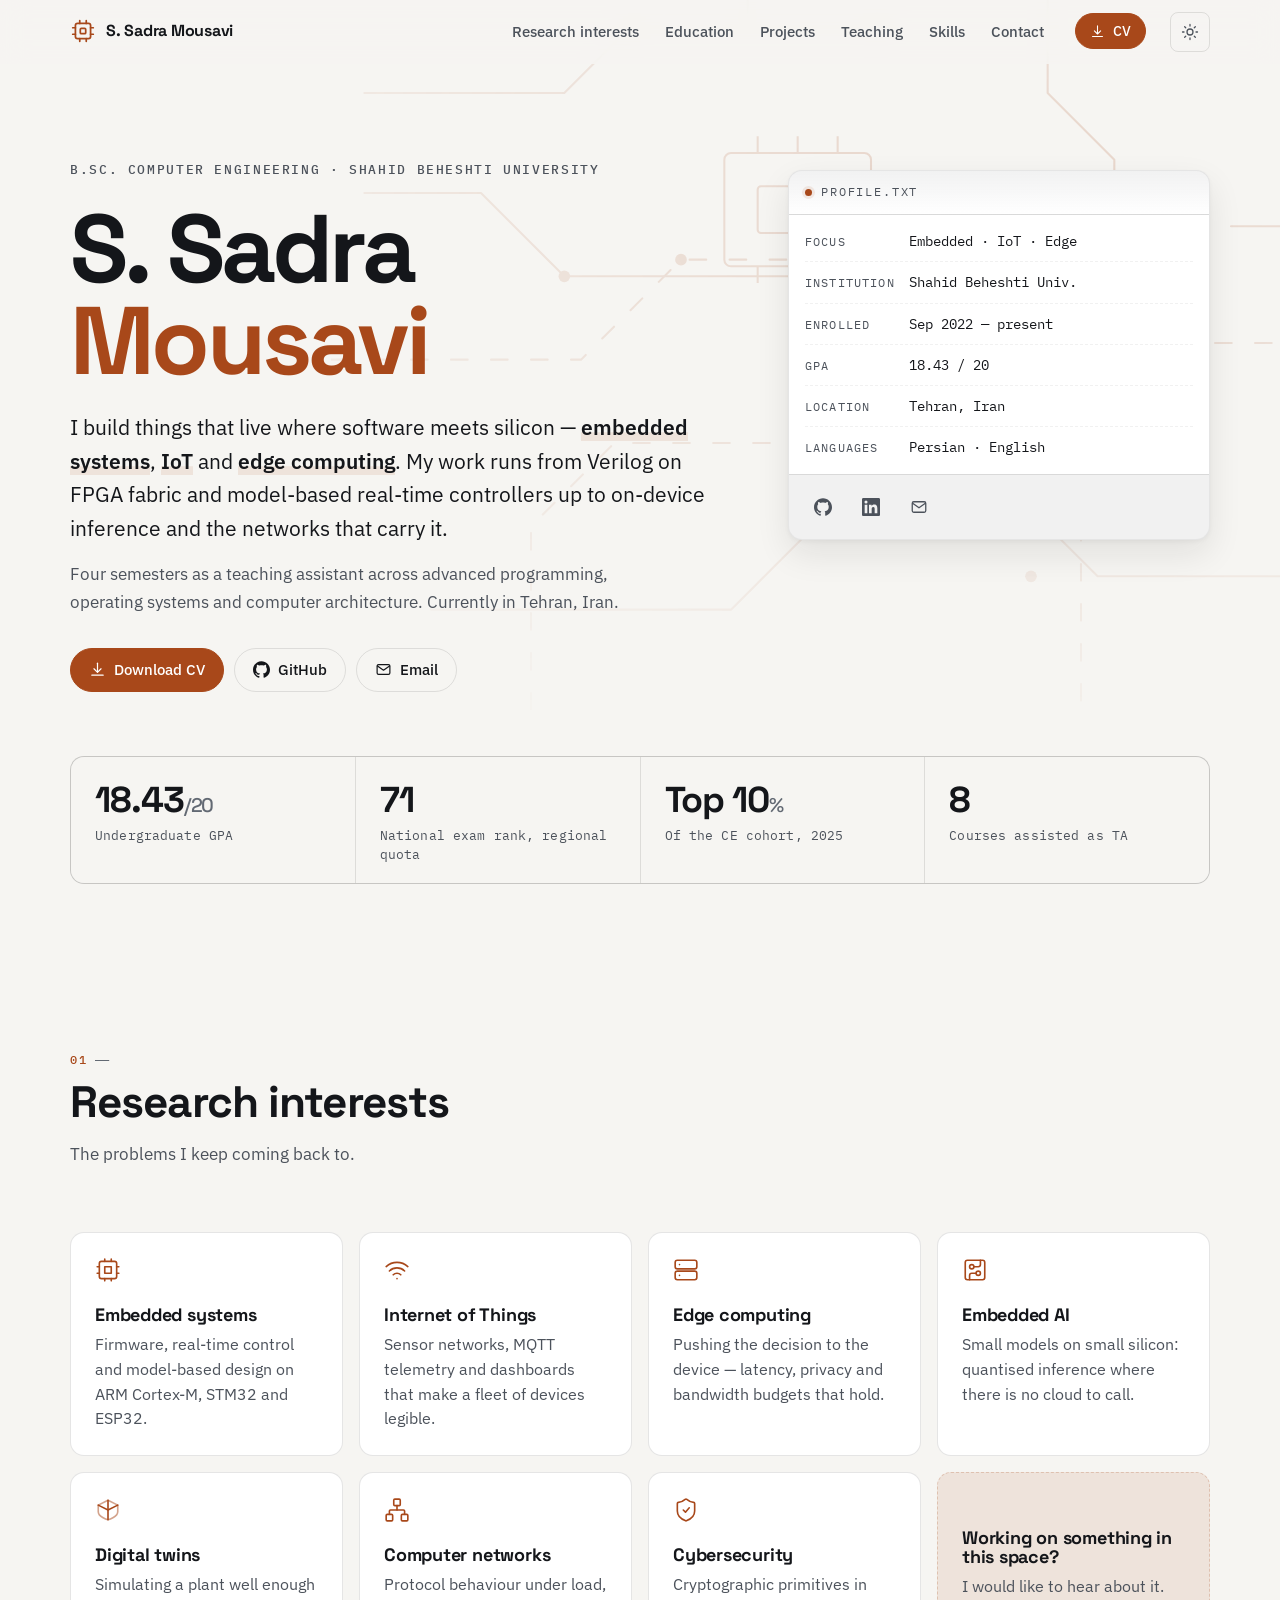
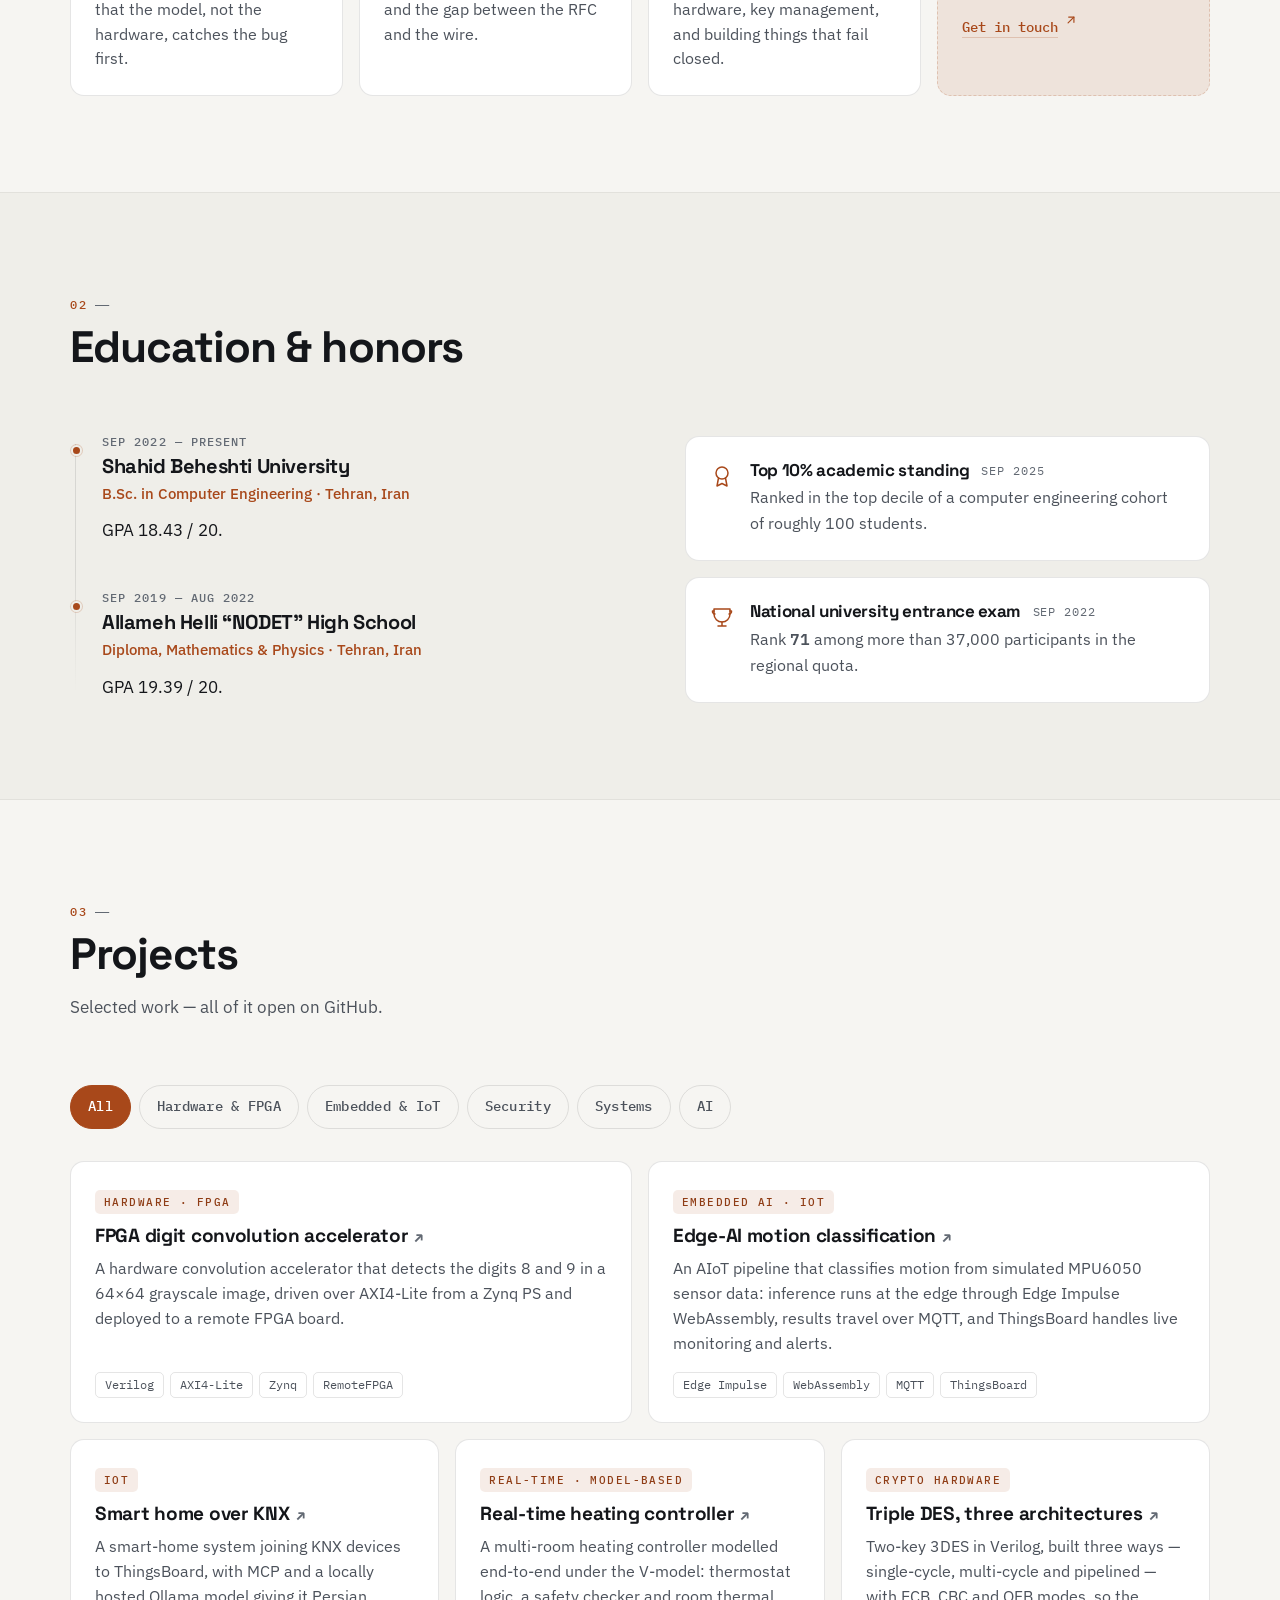
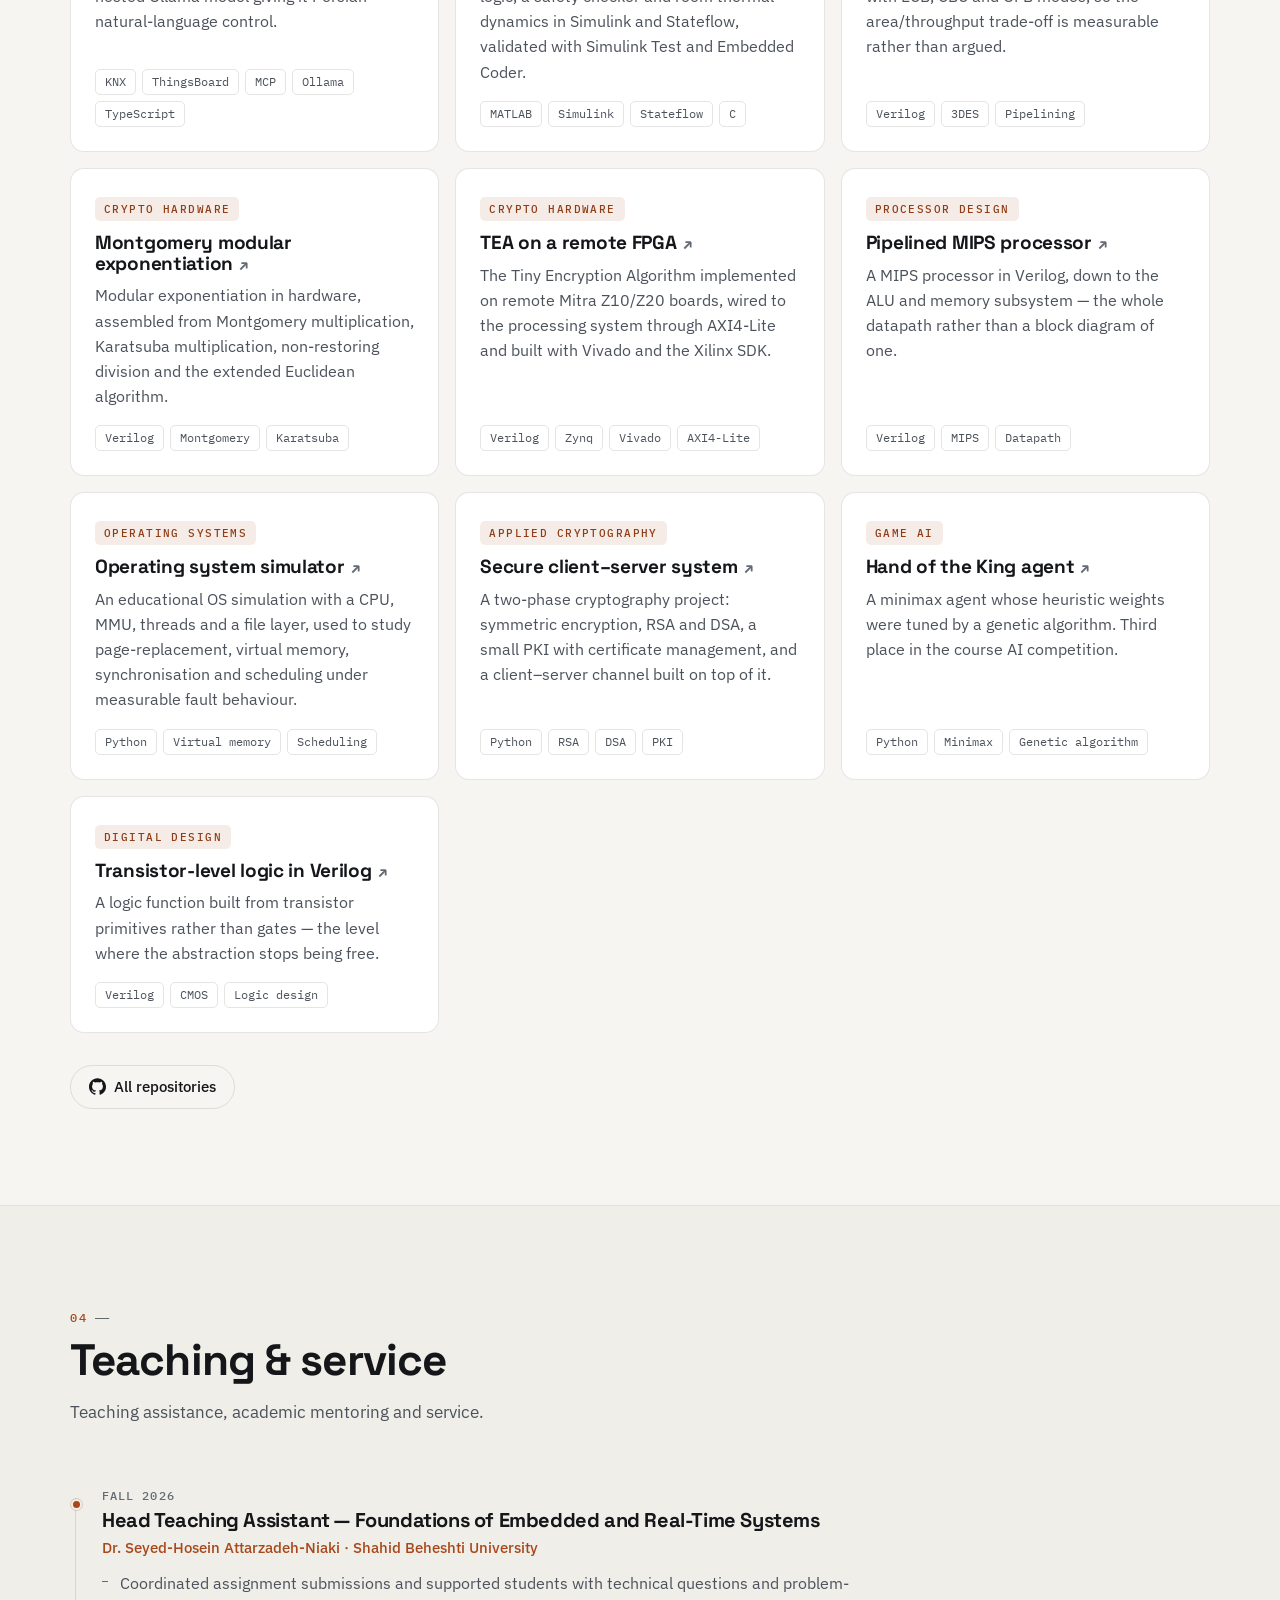
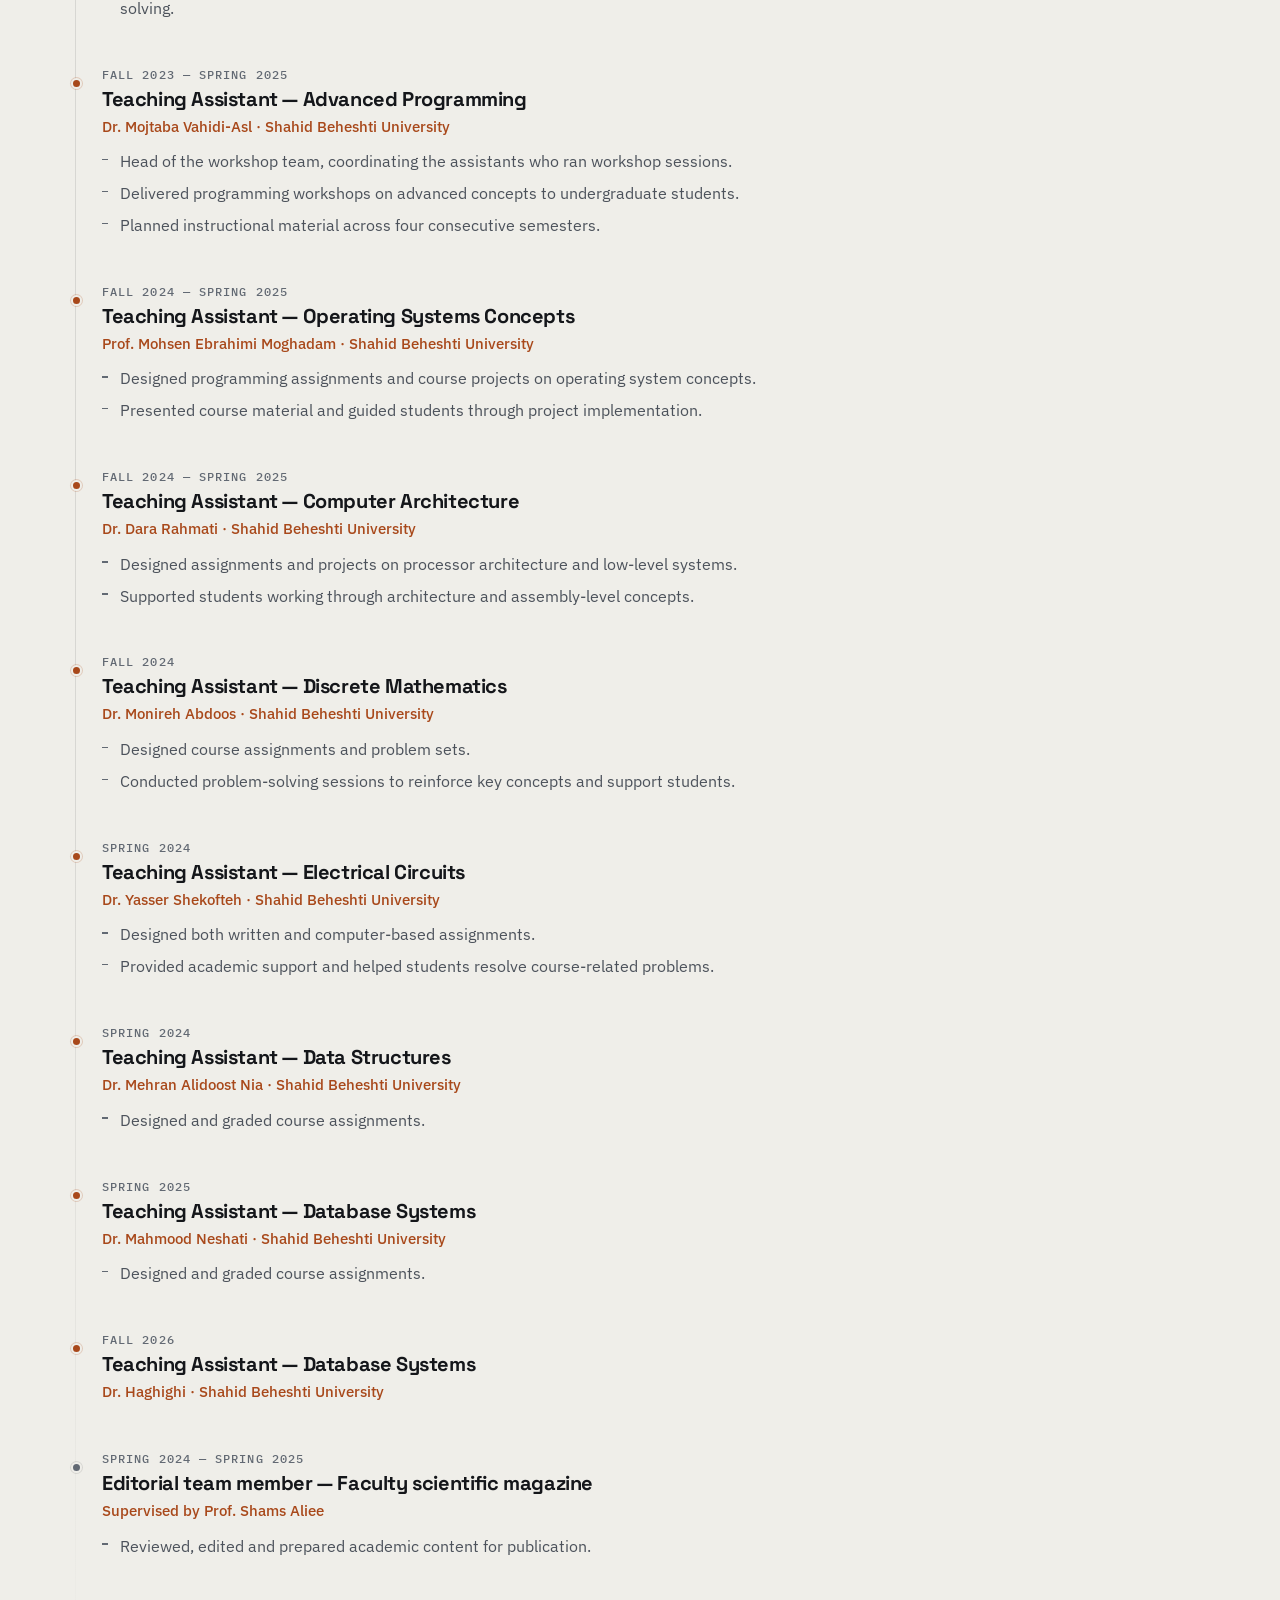
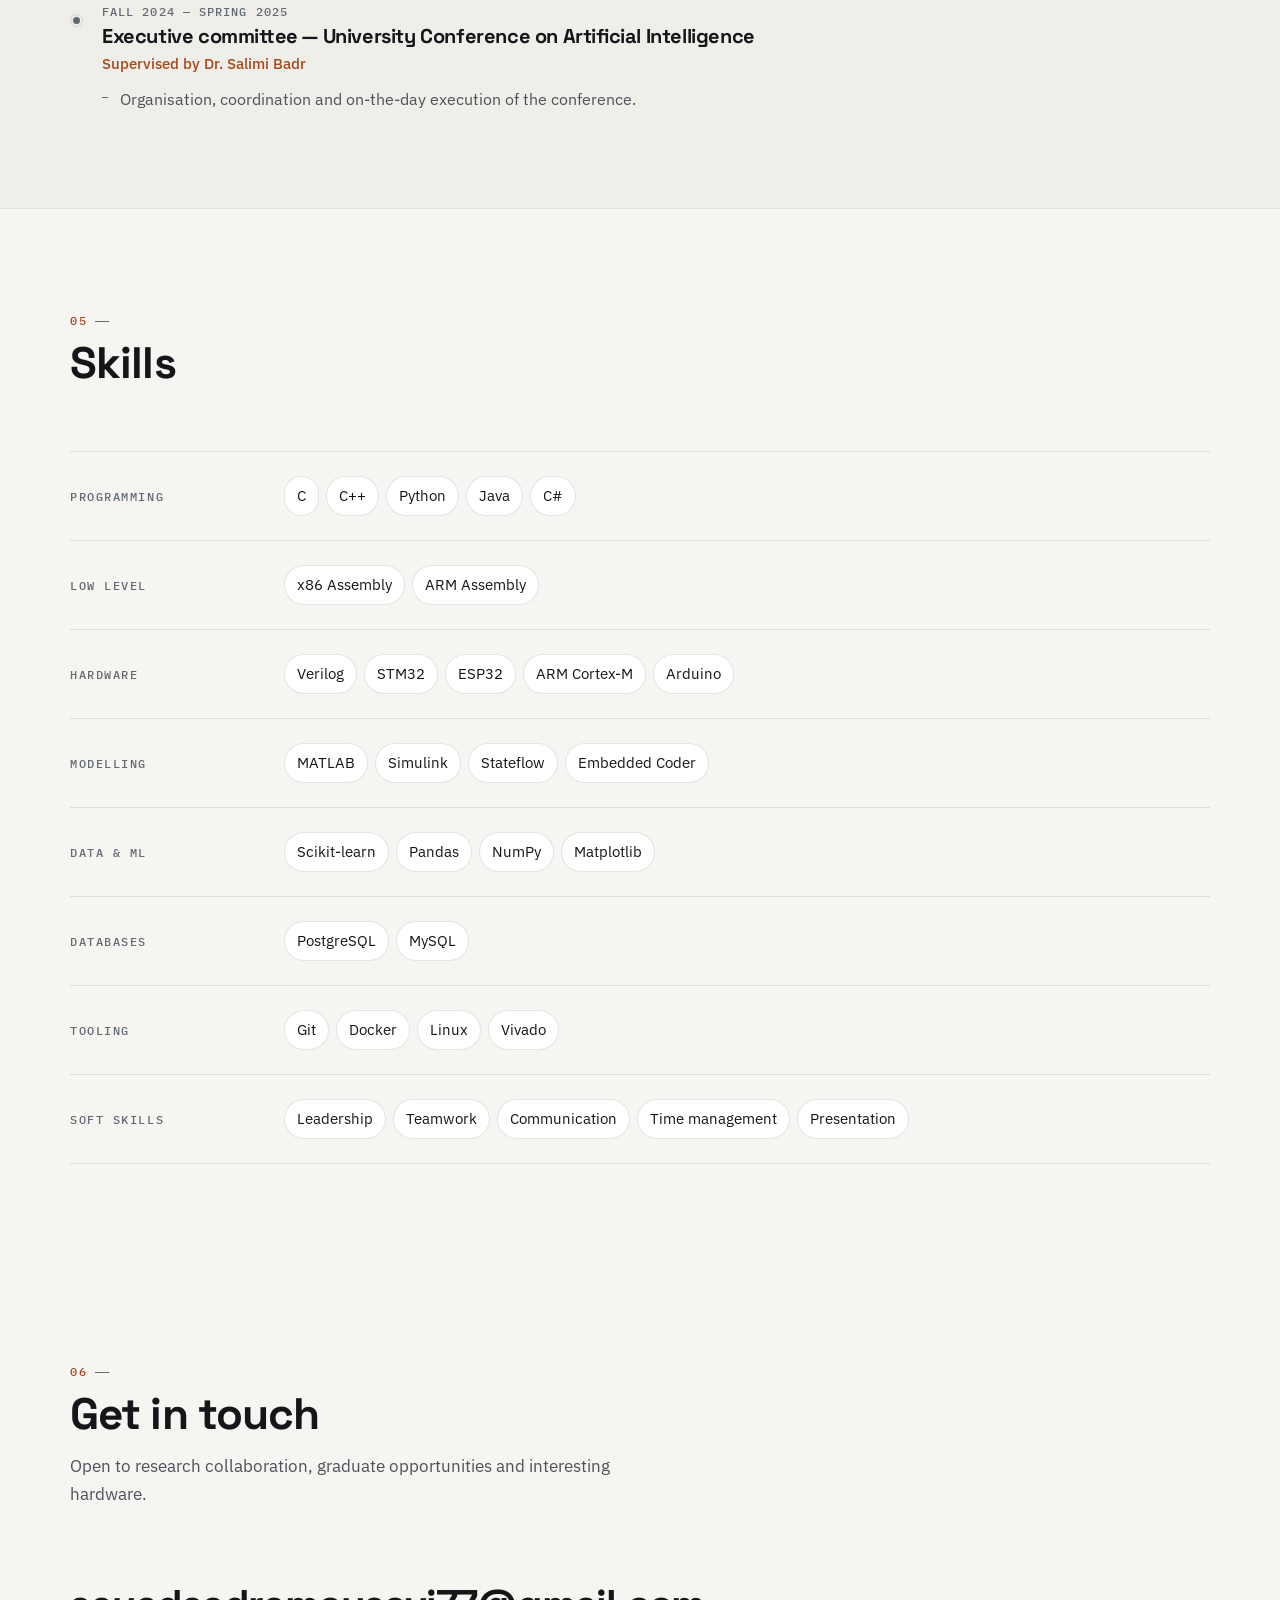
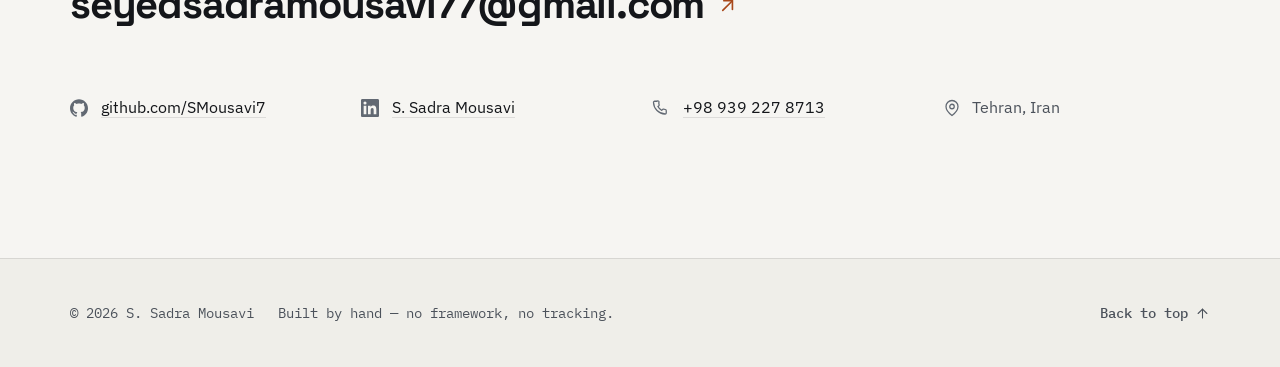
<file: index.html>
<!doctype html>
<html lang="en">
<head>
<meta charset="utf-8">
<meta name="viewport" content="width=device-width, initial-scale=1, viewport-fit=cover">
<title>S. Sadra Mousavi — Computer Engineering</title>
<meta name="description" content="S. Sadra Mousavi — computer engineering student at Shahid Beheshti University working on embedded systems, IoT, edge computing and hardware design. Projects, teaching and CV.">
<meta name="author" content="S. Sadra Mousavi">
<meta name="theme-color" content="#f6f5f2" media="(prefers-color-scheme: light)">
<meta name="theme-color" content="#0e1013" media="(prefers-color-scheme: dark)">
<link rel="canonical" href="https://smousavi7.github.io/">

<meta property="og:type" content="website">
<meta property="og:title" content="S. Sadra Mousavi — Computer Engineering">
<meta property="og:description" content="Embedded systems, IoT and hardware design. Computer engineering at Shahid Beheshti University, Tehran.">
<meta property="og:url" content="https://smousavi7.github.io/">
<meta property="og:image" content="https://smousavi7.github.io/assets/img/og.png">
<meta name="twitter:card" content="summary_large_image">

<link rel="icon" href="assets/img/favicon.svg" type="image/svg+xml">
<link rel="apple-touch-icon" href="assets/img/favicon.svg">

<link rel="preconnect" href="https://fonts.googleapis.com">
<link rel="preconnect" href="https://fonts.gstatic.com" crossorigin>
<link rel="stylesheet" href="https://fonts.googleapis.com/css2?family=IBM+Plex+Mono:wght@400;500&family=IBM+Plex+Sans:wght@400;500;600&family=Space+Grotesk:wght@500;700&display=swap">
<link rel="stylesheet" href="assets/css/style.css">

<script>
  // Set the theme before first paint so there is no flash of the wrong palette.
  (function () {
    try {
      var t = localStorage.getItem('theme');
      if (t === 'dark' || t === 'light') document.documentElement.dataset.theme = t;
    } catch (e) {}
  })();
</script>

<script type="application/ld+json">
{
  "@context": "https://schema.org",
  "@type": "Person",
  "name": "Seyed Sadra Mousavi",
  "alternateName": "S. Sadra Mousavi",
  "jobTitle": "Computer Engineering Student",
  "email": "mailto:seyedsadramousavi77@gmail.com",
  "url": "https://smousavi7.github.io/",
  "address": { "@type": "PostalAddress", "addressLocality": "Tehran", "addressCountry": "IR" },
  "alumniOf": [
    { "@type": "CollegeOrUniversity", "name": "Shahid Beheshti University" },
    { "@type": "HighSchool", "name": "Allameh Helli (NODET) High School" }
  ],
  "knowsAbout": ["Embedded Systems", "Internet of Things", "Edge Computing", "Digital Twins", "Embedded AI", "Computer Networks", "Cybersecurity", "Verilog", "FPGA"],
  "sameAs": [
    "https://github.com/SMousavi7",
    "https://www.linkedin.com/in/seyed-sadra-mousavi-2307a42a4/"
  ]
}
</script>
</head>
<body>

<a class="skip-link" href="#main">Skip to content</a>
<div class="progress" id="progress" aria-hidden="true"></div>

<header class="nav" id="nav">
  <div class="nav__inner">
    <a class="mark" href="#top" aria-label="S. Sadra Mousavi — home">
      <span class="mark__chip" aria-hidden="true">
        <svg viewBox="0 0 24 24" fill="none" stroke="currentColor" stroke-width="1.6" stroke-linecap="round" stroke-linejoin="round">
          <rect x="5" y="5" width="14" height="14" rx="2"/><rect x="9.5" y="9.5" width="5" height="5" rx="1"/>
          <path d="M9 5V2.5M15 5V2.5M9 21.5V19M15 21.5V19M5 9H2.5M5 15H2.5M21.5 9H19M21.5 15H19"/>
        </svg>
      </span>
      <span class="mark__text">S. Sadra Mousavi</span>
    </a>

    <nav class="nav__links" id="menu" aria-label="Sections">
      <a href="#Research interests">Research interests</a>
      <a href="#education">Education</a>
      <a href="#projects">Projects</a>
      <a href="#teaching">Teaching</a>
      <a href="#skills">Skills</a>
      <a href="#contact">Contact</a>
      <!-- Both CV buttons take their href from assets/js/config.js — edit the
           path there, not here. This href is the fallback used when
           JavaScript is off, so keep the two in step. -->
      <a class="btn btn--sm btn--solid nav__cv" data-cv href="assets/files/Sadra-Mousavi-CV.pdf" download>
        <svg class="i" viewBox="0 0 24 24" fill="none" stroke="currentColor" stroke-width="1.7" stroke-linecap="round" stroke-linejoin="round" aria-hidden="true"><path d="M12 3v12"/><path d="m7 11 5 5 5-5"/><path d="M4 20h16"/></svg>
        CV
      </a>
    </nav>

    <div class="nav__tools">
      <button class="iconbtn" id="theme" type="button" aria-label="Switch colour theme" title="Switch colour theme">
        <svg class="i i--sun" viewBox="0 0 24 24" fill="none" stroke="currentColor" stroke-width="1.7" stroke-linecap="round" aria-hidden="true"><circle cx="12" cy="12" r="4"/><path d="M12 2v2M12 20v2M4.9 4.9l1.4 1.4M17.7 17.7l1.4 1.4M2 12h2M20 12h2M4.9 19.1l1.4-1.4M17.7 6.3l1.4-1.4"/></svg>
        <svg class="i i--moon" viewBox="0 0 24 24" fill="none" stroke="currentColor" stroke-width="1.7" stroke-linecap="round" stroke-linejoin="round" aria-hidden="true"><path d="M20 14.5A8.5 8.5 0 1 1 9.5 4a7 7 0 0 0 10.5 10.5Z"/></svg>
      </button>
      <button class="iconbtn burger" id="burger" type="button" aria-label="Open menu" aria-expanded="false" aria-controls="menu">
        <span></span><span></span>
      </button>
    </div>
  </div>
</header>

<main id="main">

  <!-- ───────────────────────── hero ───────────────────────── -->
  <section class="hero" id="top">
    <div class="hero__bg" aria-hidden="true">
      <svg class="traces" viewBox="0 0 600 460" fill="none" preserveAspectRatio="xMidYMid meet">
        <g stroke="currentColor" stroke-width="1.25" stroke-linecap="round" stroke-linejoin="round">
          <path d="M20 90h120l40-40h150"/>
          <path d="M20 150h70l50 50h180l40 40h140"/>
          <path class="flow" d="M0 250h150l60-60h200l50 50h140"/>
          <path d="M60 400h180l60-60h120l40 40h140"/>
          <path class="flow" d="M120 460V350l50-50h230l50 50v110"/>
          <path d="M430 0v90l40 40v120"/>
          <path d="M250 0v50"/>
          <path d="M540 170h60"/>
        </g>
        <g fill="currentColor">
          <circle cx="180" cy="50" r="3.5"/><circle cx="330" cy="50" r="3.5"/>
          <circle cx="140" cy="200" r="3.5"/><circle cx="470" cy="250" r="3.5"/>
          <circle cx="210" cy="190" r="3.5"/><circle cx="410" cy="190" r="3.5"/>
          <circle cx="300" cy="340" r="3.5"/><circle cx="420" cy="380" r="3.5"/>
        </g>
        <g stroke="currentColor" stroke-width="1.25" fill="none">
          <rect x="236" y="126" width="88" height="68" rx="4"/>
          <rect x="256" y="146" width="48" height="28" rx="2"/>
          <path d="M256 126v-10M280 126v-10M304 126v-10M256 194v10M280 194v10M304 194v10"/>
        </g>
      </svg>
    </div>

    <div class="wrap hero__inner">
      <div class="hero__text">
        <p class="eyebrow reveal">B.Sc. Computer Engineering · Shahid Beheshti University</p>
        <h1 class="hero__name reveal">
          <span>S. Sadra</span>
          <span class="hero__last">Mousavi</span>
        </h1>
        <p class="hero__lede reveal">
          I build things that live where software meets silicon — <strong>embedded systems</strong>,
          <strong>IoT</strong> and <strong>edge computing</strong>. My work runs from Verilog on FPGA
          fabric and model-based real-time controllers up to on-device inference and the networks
          that carry it.
        </p>
        <p class="hero__sub reveal">
          Four semesters as a teaching assistant across advanced programming, operating systems and
          computer architecture. Currently in Tehran, Iran.
        </p>

        <div class="hero__cta reveal">
          <a class="btn btn--solid" data-cv href="assets/files/Sadra-Mousavi-CV.pdf" download>
            <svg class="i" viewBox="0 0 24 24" fill="none" stroke="currentColor" stroke-width="1.7" stroke-linecap="round" stroke-linejoin="round" aria-hidden="true"><path d="M12 3v12"/><path d="m7 11 5 5 5-5"/><path d="M4 20h16"/></svg>
            Download CV
          </a>
          <a class="btn" href="https://github.com/SMousavi7" target="_blank" rel="noopener">
            <svg class="i" viewBox="0 0 24 24" fill="currentColor" aria-hidden="true"><path d="M12 .297c-6.63 0-12 5.373-12 12 0 5.303 3.438 9.8 8.205 11.385.6.113.82-.258.82-.577 0-.285-.01-1.04-.015-2.04-3.338.724-4.042-1.61-4.042-1.61C4.422 18.07 3.633 17.7 3.633 17.7c-1.087-.744.084-.729.084-.729 1.205.084 1.838 1.236 1.838 1.236 1.07 1.835 2.809 1.305 3.495.998.108-.776.417-1.305.76-1.605-2.665-.3-5.466-1.332-5.466-5.93 0-1.31.465-2.38 1.235-3.22-.135-.303-.54-1.523.105-3.176 0 0 1.005-.322 3.3 1.23.96-.267 1.98-.399 3-.405 1.02.006 2.04.138 3 .405 2.28-1.552 3.285-1.23 3.285-1.23.645 1.653.24 2.873.12 3.176.765.84 1.23 1.91 1.23 3.22 0 4.61-2.805 5.625-5.475 5.92.42.36.81 1.096.81 2.22 0 1.606-.015 2.896-.015 3.286 0 .315.21.69.825.57C20.565 22.092 24 17.592 24 12.297c0-6.627-5.373-12-12-12"/></svg>
            GitHub
          </a>
          <a class="btn" href="mailto:seyedsadramousavi77@gmail.com">
            <svg class="i" viewBox="0 0 24 24" fill="none" stroke="currentColor" stroke-width="1.7" stroke-linecap="round" stroke-linejoin="round" aria-hidden="true"><rect x="3" y="5" width="18" height="14" rx="2"/><path d="m3.5 7 8.5 6 8.5-6"/></svg>
            Email
          </a>
        </div>
      </div>

      <!-- datasheet card -->
      <aside class="sheet reveal" aria-label="Profile summary">
        <div class="sheet__head">
          <span class="dot" aria-hidden="true"></span>
          <span>PROFILE.TXT</span>
        </div>
        <dl class="sheet__body">
          <div><dt>Focus</dt><dd>Embedded · IoT · Edge</dd></div>
          <div><dt>Institution</dt><dd>Shahid Beheshti Univ.</dd></div>
          <div><dt>Enrolled</dt><dd>Sep 2022 — present</dd></div>
          <div><dt>GPA</dt><dd>18.43 / 20</dd></div>
          <div><dt>Location</dt><dd>Tehran, Iran</dd></div>
          <div><dt>Languages</dt><dd>Persian · English</dd></div>
        </dl>
        <div class="sheet__foot">
          <a href="https://github.com/SMousavi7" target="_blank" rel="noopener" aria-label="GitHub">
            <svg viewBox="0 0 24 24" fill="currentColor" aria-hidden="true"><path d="M12 .297c-6.63 0-12 5.373-12 12 0 5.303 3.438 9.8 8.205 11.385.6.113.82-.258.82-.577 0-.285-.01-1.04-.015-2.04-3.338.724-4.042-1.61-4.042-1.61C4.422 18.07 3.633 17.7 3.633 17.7c-1.087-.744.084-.729.084-.729 1.205.084 1.838 1.236 1.838 1.236 1.07 1.835 2.809 1.305 3.495.998.108-.776.417-1.305.76-1.605-2.665-.3-5.466-1.332-5.466-5.93 0-1.31.465-2.38 1.235-3.22-.135-.303-.54-1.523.105-3.176 0 0 1.005-.322 3.3 1.23.96-.267 1.98-.399 3-.405 1.02.006 2.04.138 3 .405 2.28-1.552 3.285-1.23 3.285-1.23.645 1.653.24 2.873.12 3.176.765.84 1.23 1.91 1.23 3.22 0 4.61-2.805 5.625-5.475 5.92.42.36.81 1.096.81 2.22 0 1.606-.015 2.896-.015 3.286 0 .315.21.69.825.57C20.565 22.092 24 17.592 24 12.297c0-6.627-5.373-12-12-12"/></svg>
          </a>
          <a href="https://www.linkedin.com/in/seyed-sadra-mousavi-2307a42a4/" target="_blank" rel="noopener" aria-label="LinkedIn">
            <svg viewBox="0 0 24 24" fill="currentColor" aria-hidden="true"><path d="M20.447 20.452h-3.554v-5.569c0-1.328-.027-3.037-1.852-3.037-1.853 0-2.136 1.445-2.136 2.939v5.667H9.351V9h3.414v1.561h.046c.477-.9 1.637-1.85 3.37-1.85 3.601 0 4.267 2.37 4.267 5.455v6.286zM5.337 7.433a2.062 2.062 0 1 1 0-4.125 2.062 2.062 0 0 1 0 4.125zm1.782 13.019H3.555V9h3.564v11.452zM22.225 0H1.771C.792 0 0 .774 0 1.729v20.542C0 23.227.792 24 1.771 24h20.451C23.2 24 24 23.227 24 22.271V1.729C24 .774 23.2 0 22.222 0h.003z"/></svg>
          </a>
          <a href="mailto:seyedsadramousavi77@gmail.com" aria-label="Email">
            <svg viewBox="0 0 24 24" fill="none" stroke="currentColor" stroke-width="1.7" stroke-linecap="round" stroke-linejoin="round" aria-hidden="true"><rect x="3" y="5" width="18" height="14" rx="2"/><path d="m3.5 7 8.5 6 8.5-6"/></svg>
          </a>
        </div>
      </aside>
    </div>

    <!-- stats strip -->
    <div class="wrap">
      <ul class="stats reveal">
        <li><b>18.43<span>/20</span></b><span class="stats__k">Undergraduate GPA</span></li>
        <li><b>71</b><span class="stats__k">National exam rank, regional quota</span></li>
        <li><b>Top 10<span>%</span></b><span class="stats__k">Of the CE cohort, 2025</span></li>
        <li><b>8</b><span class="stats__k">Courses assisted as TA</span></li>
      </ul>
    </div>
  </section>

  <!-- ───────────────────────── focus ───────────────────────── -->
  <section class="sec" id="Research interests">
    <div class="wrap">
      <header class="sec__head reveal">
        <span class="sec__num">01</span>
        <h2>Research interests</h2>
        <p class="sec__note">The problems I keep coming back to.</p>
      </header>

      <ul class="focus">
        <li class="focus__item reveal">
          <svg class="i" viewBox="0 0 24 24" fill="none" stroke="currentColor" stroke-width="1.5" stroke-linecap="round" stroke-linejoin="round" aria-hidden="true"><rect x="4" y="4" width="16" height="16" rx="2"/><rect x="9" y="9" width="6" height="6"/><path d="M9 2v2M15 2v2M9 20v2M15 20v2M2 9h2M2 15h2M20 9h2M20 15h2"/></svg>
          <h3>Embedded systems</h3>
          <p>Firmware, real-time control and model-based design on ARM Cortex-M, STM32 and ESP32.</p>
        </li>
        <li class="focus__item reveal">
          <svg class="i" viewBox="0 0 24 24" fill="none" stroke="currentColor" stroke-width="1.5" stroke-linecap="round" stroke-linejoin="round" aria-hidden="true"><path d="M12 20h.01"/><path d="M8.5 16.4a5 5 0 0 1 7 0"/><path d="M5 12.9a10 10 0 0 1 14 0"/><path d="M2 8.8a15 15 0 0 1 20 0"/></svg>
          <h3>Internet of Things</h3>
          <p>Sensor networks, MQTT telemetry and dashboards that make a fleet of devices legible.</p>
        </li>
        <li class="focus__item reveal">
          <svg class="i" viewBox="0 0 24 24" fill="none" stroke="currentColor" stroke-width="1.5" stroke-linecap="round" stroke-linejoin="round" aria-hidden="true"><rect x="2" y="3" width="20" height="8" rx="2"/><rect x="2" y="13" width="20" height="8" rx="2"/><path d="M6 7h.01M6 17h.01"/></svg>
          <h3>Edge computing</h3>
          <p>Pushing the decision to the device — latency, privacy and bandwidth budgets that hold.</p>
        </li>
        <li class="focus__item reveal">
          <svg class="i" viewBox="0 0 24 24" fill="none" stroke="currentColor" stroke-width="1.5" stroke-linecap="round" stroke-linejoin="round" aria-hidden="true"><rect x="3" y="3" width="18" height="18" rx="2"/><path d="M11 9h4a2 2 0 0 0 2-2V3"/><circle cx="9" cy="9" r="2"/><path d="M7 21v-4a2 2 0 0 1 2-2h4"/><circle cx="15" cy="15" r="2"/></svg>
          <h3>Embedded AI</h3>
          <p>Small models on small silicon: quantised inference where there is no cloud to call.</p>
        </li>
        <li class="focus__item reveal">
          <svg class="i" viewBox="0 0 24 24" fill="none" stroke="currentColor" stroke-width="1.5" stroke-linecap="round" stroke-linejoin="round" aria-hidden="true"><path d="M12 3 3 7.5v6C3 18.5 12 21 12 21s9-2.5 9-7.5v-6Z" opacity=".5"/><path d="M12 3v18"/><path d="M3 7.5 12 12l9-4.5"/></svg>
          <h3>Digital twins</h3>
          <p>Simulating a plant well enough that the model, not the hardware, catches the bug first.</p>
        </li>
        <li class="focus__item reveal">
          <svg class="i" viewBox="0 0 24 24" fill="none" stroke="currentColor" stroke-width="1.5" stroke-linecap="round" stroke-linejoin="round" aria-hidden="true"><rect x="16" y="16" width="6" height="6" rx="1"/><rect x="2" y="16" width="6" height="6" rx="1"/><rect x="9" y="2" width="6" height="6" rx="1"/><path d="M5 16v-3a1 1 0 0 1 1-1h12a1 1 0 0 1 1 1v3"/><path d="M12 12V8"/></svg>
          <h3>Computer networks</h3>
          <p>Protocol behaviour under load, and the gap between the RFC and the wire.</p>
        </li>
        <li class="focus__item reveal">
          <svg class="i" viewBox="0 0 24 24" fill="none" stroke="currentColor" stroke-width="1.5" stroke-linecap="round" stroke-linejoin="round" aria-hidden="true"><path d="M20 13c0 5-3.5 7.5-7.66 8.95a1 1 0 0 1-.67 0C7.5 20.5 4 18 4 13V6a1 1 0 0 1 1-1c2 0 4.5-1.2 6.24-2.72a1.17 1.17 0 0 1 1.52 0C14.5 3.8 17 5 19 5a1 1 0 0 1 1 1Z"/><path d="m9.5 12 2 2 3.5-4"/></svg>
          <h3>Cybersecurity</h3>
          <p>Cryptographic primitives in hardware, key management, and building things that fail closed.</p>
        </li>
        <li class="focus__item focus__item--cta reveal">
          <h3>Working on something in this space?</h3>
          <p>I would like to hear about it.</p>
          <a class="focus__link" href="#contact">
            Get in touch
            <svg class="i" viewBox="0 0 24 24" fill="none" stroke="currentColor" stroke-width="2" stroke-linecap="round" stroke-linejoin="round" aria-hidden="true"><path d="M7 17 17 7"/><path d="M8 7h9v9"/></svg>
          </a>
        </li>
      </ul>
    </div>
  </section>

  <!-- ───────────────────────── education ───────────────────────── -->
  <section class="sec sec--alt" id="education">
    <div class="wrap">
      <header class="sec__head reveal">
        <span class="sec__num">02</span>
        <h2>Education &amp; honors</h2>
      </header>

      <div class="cols">
        <div class="col">
          <ol class="tl">
            <li class="tl__item reveal">
              <span class="tl__when">Sep 2022 — present</span>
              <h3>Shahid Beheshti University</h3>
              <p class="tl__role">B.Sc. in Computer Engineering · Tehran, Iran</p>
              <p>GPA 18.43 / 20.</p>
            </li>
            <li class="tl__item reveal">
              <span class="tl__when">Sep 2019 — Aug 2022</span>
              <h3>Allameh Helli “NODET” High School</h3>
              <p class="tl__role">Diploma, Mathematics &amp; Physics · Tehran, Iran</p>
              <p>GPA 19.39 / 20.</p>
            </li>
          </ol>
        </div>

        <div class="col">
          <ul class="awards">
            <li class="award reveal">
              <svg class="i" viewBox="0 0 24 24" fill="none" stroke="currentColor" stroke-width="1.5" stroke-linecap="round" stroke-linejoin="round" aria-hidden="true"><circle cx="12" cy="9" r="6"/><path d="M8.5 14 7 22l5-2.5L17 22l-1.5-8"/></svg>
              <div>
                <h3>Top 10% academic standing <span class="award__when">Sep 2025</span></h3>
                <p>Ranked in the top decile of a computer engineering cohort of roughly 100 students.</p>
              </div>
            </li>
            <li class="award reveal">
              <svg class="i" viewBox="0 0 24 24" fill="none" stroke="currentColor" stroke-width="1.5" stroke-linecap="round" stroke-linejoin="round" aria-hidden="true"><path d="M4 4h16v5a8 8 0 0 1-16 0Z"/><path d="M4 6H2.5A2.5 2.5 0 0 0 5 9M20 6h1.5A2.5 2.5 0 0 1 19 9"/><path d="M12 17v4M8 21h8"/></svg>
              <div>
                <h3>National university entrance exam <span class="award__when">Sep 2022</span></h3>
                <p>Rank <strong>71</strong> among more than 37,000 participants in the regional quota.</p>
              </div>
            </li>
          </ul>
        </div>
      </div>
    </div>
  </section>

  <!-- ───────────────────────── projects ───────────────────────── -->
  <section class="sec" id="projects">
    <div class="wrap">
      <header class="sec__head reveal">
        <span class="sec__num">03</span>
        <h2>Projects</h2>
        <p class="sec__note">Selected work — all of it open on GitHub.</p>
      </header>

      <div class="filters reveal" role="group" aria-label="Filter projects by area">
        <button type="button" class="chip is-on" data-filter="all">All</button>
        <button type="button" class="chip" data-filter="hardware">Hardware &amp; FPGA</button>
        <button type="button" class="chip" data-filter="embedded">Embedded &amp; IoT</button>
        <button type="button" class="chip" data-filter="security">Security</button>
        <button type="button" class="chip" data-filter="systems">Systems</button>
        <button type="button" class="chip" data-filter="ai">AI</button>
      </div>

      <div class="grid" id="grid">

        <article class="card card--wide reveal" data-cat="hardware ai">
          <div class="card__top"><span class="card__tag">Hardware · FPGA</span></div>
          <h3><a href="https://github.com/SMousavi7/fpga-digit-convolution" target="_blank" rel="noopener">FPGA digit convolution accelerator<span class="card__arrow" aria-hidden="true">↗</span></a></h3>
          <p>A hardware convolution accelerator that detects the digits 8 and 9 in a 64×64 grayscale image, driven over AXI4-Lite from a Zynq PS and deployed to a remote FPGA board.</p>
          <ul class="tags"><li>Verilog</li><li>AXI4-Lite</li><li>Zynq</li><li>RemoteFPGA</li></ul>
        </article>

        <article class="card card--wide reveal" data-cat="embedded ai">
          <div class="card__top"><span class="card__tag">Embedded AI · IoT</span></div>
          <h3><a href="https://github.com/SMousavi7/MPU6050-Edge-AI-Motion-Classification" target="_blank" rel="noopener">Edge-AI motion classification<span class="card__arrow" aria-hidden="true">↗</span></a></h3>
          <p>An AIoT pipeline that classifies motion from simulated MPU6050 sensor data: inference runs at the edge through Edge Impulse WebAssembly, results travel over MQTT, and ThingsBoard handles live monitoring and alerts.</p>
          <ul class="tags"><li>Edge Impulse</li><li>WebAssembly</li><li>MQTT</li><li>ThingsBoard</li></ul>
        </article>

        <article class="card reveal" data-cat="embedded">
          <div class="card__top"><span class="card__tag">IoT</span></div>
          <h3><a href="https://github.com/SMousavi7/smart-home-knx-thingsboard" target="_blank" rel="noopener">Smart home over KNX<span class="card__arrow" aria-hidden="true">↗</span></a></h3>
          <p>A smart-home system joining KNX devices to ThingsBoard, with MCP and a locally hosted Ollama model giving it Persian natural-language control.</p>
          <ul class="tags"><li>KNX</li><li>ThingsBoard</li><li>MCP</li><li>Ollama</li><li>TypeScript</li></ul>
        </article>

        <article class="card reveal" data-cat="embedded">
          <div class="card__top"><span class="card__tag">Real-time · Model-based</span></div>
          <h3><a href="https://github.com/SMousavi7/Embedded-Real-Time-Systems-Course-Project" target="_blank" rel="noopener">Real-time heating controller<span class="card__arrow" aria-hidden="true">↗</span></a></h3>
          <p>A multi-room heating controller modelled end-to-end under the V-model: thermostat logic, a safety checker and room thermal dynamics in Simulink and Stateflow, validated with Simulink Test and Embedded Coder.</p>
          <ul class="tags"><li>MATLAB</li><li>Simulink</li><li>Stateflow</li><li>C</li></ul>
        </article>

        <article class="card reveal" data-cat="hardware security">
          <div class="card__top"><span class="card__tag">Crypto hardware</span></div>
          <h3><a href="https://github.com/SMousavi7/triple-des-hardware-architectures" target="_blank" rel="noopener">Triple DES, three architectures<span class="card__arrow" aria-hidden="true">↗</span></a></h3>
          <p>Two-key 3DES in Verilog, built three ways — single-cycle, multi-cycle and pipelined — with ECB, CBC and OFB modes, so the area/throughput trade-off is measurable rather than argued.</p>
          <ul class="tags"><li>Verilog</li><li>3DES</li><li>Pipelining</li></ul>
        </article>

        <article class="card reveal" data-cat="hardware security">
          <div class="card__top"><span class="card__tag">Crypto hardware</span></div>
          <h3><a href="https://github.com/SMousavi7/verilog-montgomery-modular-exponentiation" target="_blank" rel="noopener">Montgomery modular exponentiation<span class="card__arrow" aria-hidden="true">↗</span></a></h3>
          <p>Modular exponentiation in hardware, assembled from Montgomery multiplication, Karatsuba multiplication, non-restoring division and the extended Euclidean algorithm.</p>
          <ul class="tags"><li>Verilog</li><li>Montgomery</li><li>Karatsuba</li></ul>
        </article>

        <article class="card reveal" data-cat="hardware security">
          <div class="card__top"><span class="card__tag">Crypto hardware</span></div>
          <h3><a href="https://github.com/SMousavi7/tea-encryption-remote-fpga" target="_blank" rel="noopener">TEA on a remote FPGA<span class="card__arrow" aria-hidden="true">↗</span></a></h3>
          <p>The Tiny Encryption Algorithm implemented on remote Mitra Z10/Z20 boards, wired to the processing system through AXI4-Lite and built with Vivado and the Xilinx SDK.</p>
          <ul class="tags"><li>Verilog</li><li>Zynq</li><li>Vivado</li><li>AXI4-Lite</li></ul>
        </article>

        <article class="card reveal" data-cat="hardware">
          <div class="card__top"><span class="card__tag">Processor design</span></div>
          <h3><a href="https://github.com/SMousavi7/MIPS-pipeline" target="_blank" rel="noopener">Pipelined MIPS processor<span class="card__arrow" aria-hidden="true">↗</span></a></h3>
          <p>A MIPS processor in Verilog, down to the ALU and memory subsystem — the whole datapath rather than a block diagram of one.</p>
          <ul class="tags"><li>Verilog</li><li>MIPS</li><li>Datapath</li></ul>
        </article>

        <article class="card reveal" data-cat="systems">
          <div class="card__top"><span class="card__tag">Operating systems</span></div>
          <h3><a href="https://github.com/SMousavi7/Operating-Systems-Course-Project" target="_blank" rel="noopener">Operating system simulator<span class="card__arrow" aria-hidden="true">↗</span></a></h3>
          <p>An educational OS simulation with a CPU, MMU, threads and a file layer, used to study page-replacement, virtual memory, synchronisation and scheduling under measurable fault behaviour.</p>
          <ul class="tags"><li>Python</li><li>Virtual memory</li><li>Scheduling</li></ul>
        </article>

        <article class="card reveal" data-cat="security">
          <div class="card__top"><span class="card__tag">Applied cryptography</span></div>
          <h3><a href="https://github.com/SMousavi7/CryptographyProject" target="_blank" rel="noopener">Secure client–server system<span class="card__arrow" aria-hidden="true">↗</span></a></h3>
          <p>A two-phase cryptography project: symmetric encryption, RSA and DSA, a small PKI with certificate management, and a client–server channel built on top of it.</p>
          <ul class="tags"><li>Python</li><li>RSA</li><li>DSA</li><li>PKI</li></ul>
        </article>

        <article class="card reveal" data-cat="ai">
          <div class="card__top"><span class="card__tag">Game AI</span></div>
          <h3><a href="https://github.com/SMousavi7/Hand-of-the-King-ai-agent" target="_blank" rel="noopener">Hand of the King agent<span class="card__arrow" aria-hidden="true">↗</span></a></h3>
          <p>A minimax agent whose heuristic weights were tuned by a genetic algorithm. Third place in the course AI competition.</p>
          <ul class="tags"><li>Python</li><li>Minimax</li><li>Genetic algorithm</li></ul>
        </article>

        <article class="card reveal" data-cat="hardware">
          <div class="card__top"><span class="card__tag">Digital design</span></div>
          <h3><a href="https://github.com/SMousavi7/implementation-of-a-function-using-transistor-level-verilog" target="_blank" rel="noopener">Transistor-level logic in Verilog<span class="card__arrow" aria-hidden="true">↗</span></a></h3>
          <p>A logic function built from transistor primitives rather than gates — the level where the abstraction stops being free.</p>
          <ul class="tags"><li>Verilog</li><li>CMOS</li><li>Logic design</li></ul>
        </article>

      </div>

      <p class="grid__empty" id="empty" hidden>Nothing in this category yet.</p>

      <p class="more reveal">
        <a class="btn" href="https://github.com/SMousavi7" target="_blank" rel="noopener">
          <svg class="i" viewBox="0 0 24 24" fill="currentColor" aria-hidden="true"><path d="M12 .297c-6.63 0-12 5.373-12 12 0 5.303 3.438 9.8 8.205 11.385.6.113.82-.258.82-.577 0-.285-.01-1.04-.015-2.04-3.338.724-4.042-1.61-4.042-1.61C4.422 18.07 3.633 17.7 3.633 17.7c-1.087-.744.084-.729.084-.729 1.205.084 1.838 1.236 1.838 1.236 1.07 1.835 2.809 1.305 3.495.998.108-.776.417-1.305.76-1.605-2.665-.3-5.466-1.332-5.466-5.93 0-1.31.465-2.38 1.235-3.22-.135-.303-.54-1.523.105-3.176 0 0 1.005-.322 3.3 1.23.96-.267 1.98-.399 3-.405 1.02.006 2.04.138 3 .405 2.28-1.552 3.285-1.23 3.285-1.23.645 1.653.24 2.873.12 3.176.765.84 1.23 1.91 1.23 3.22 0 4.61-2.805 5.625-5.475 5.92.42.36.81 1.096.81 2.22 0 1.606-.015 2.896-.015 3.286 0 .315.21.69.825.57C20.565 22.092 24 17.592 24 12.297c0-6.627-5.373-12-12-12"/></svg>
          All repositories
        </a>
      </p>
    </div>
  </section>

  <!-- ───────────────────────── teaching ───────────────────────── -->
  <section class="sec sec--alt" id="teaching">
    <div class="wrap">
      <header class="sec__head reveal">
        <span class="sec__num">04</span>
        <h2>Teaching &amp; service</h2>
        <p class="sec__note">Teaching assistance, academic mentoring and service.</p>
      </header>

      <ol class="tl tl--wide">
        <li class="tl__item reveal">
          <span class="tl__when">Fall 2026</span>
          <h3>Head Teaching Assistant — Foundations of Embedded and Real-Time Systems</h3>
          <p class="tl__role">Dr. Seyed-Hosein Attarzadeh-Niaki · Shahid Beheshti University</p>
          <ul>
            <li>Coordinated assignment submissions and supported students with technical questions and problem-solving.</li>
          </ul>
        </li>

        <li class="tl__item reveal">
          <span class="tl__when">Fall 2023 — Spring 2025</span>
          <h3>Teaching Assistant — Advanced Programming</h3>
          <p class="tl__role">Dr. Mojtaba Vahidi-Asl · Shahid Beheshti University</p>
          <ul>
            <li>Head of the workshop team, coordinating the assistants who ran workshop sessions.</li>
            <li>Delivered programming workshops on advanced concepts to undergraduate students.</li>
            <li>Planned instructional material across four consecutive semesters.</li>
          </ul>
        </li>
        <li class="tl__item reveal">
          <span class="tl__when">Fall 2024 — Spring 2025</span>
          <h3>Teaching Assistant — Operating Systems Concepts</h3>
          <p class="tl__role">Prof. Mohsen Ebrahimi Moghadam · Shahid Beheshti University</p>
          <ul>
            <li>Designed programming assignments and course projects on operating system concepts.</li>
            <li>Presented course material and guided students through project implementation.</li>
          </ul>
        </li>
        <li class="tl__item reveal">
          <span class="tl__when">Fall 2024 — Spring 2025</span>
          <h3>Teaching Assistant — Computer Architecture</h3>
          <p class="tl__role">Dr. Dara Rahmati · Shahid Beheshti University</p>
          <ul>
            <li>Designed assignments and projects on processor architecture and low-level systems.</li>
            <li>Supported students working through architecture and assembly-level concepts.</li>
          </ul>
        </li>
        <li class="tl__item reveal">
          <span class="tl__when">Fall 2024</span>
          <h3>Teaching Assistant — Discrete Mathematics</h3>
          <p class="tl__role">Dr. Monireh Abdoos · Shahid Beheshti University</p>
          <ul>
            <li>Designed course assignments and problem sets.</li>
            <li>Conducted problem-solving sessions to reinforce key concepts and support students.</li>
          </ul>
        </li>
        
        <li class="tl__item reveal">
          <span class="tl__when">Spring 2024</span>
          <h3>Teaching Assistant — Electrical Circuits</h3>
          <p class="tl__role">Dr. Yasser Shekofteh · Shahid Beheshti University</p>
          <ul>
            <li>Designed both written and computer-based assignments.</li>
            <li>Provided academic support and helped students resolve course-related problems.</li>
          </ul>
        </li>
        <li class="tl__item reveal">
          <span class="tl__when">Spring 2024</span>
          <h3>Teaching Assistant — Data Structures</h3>
          <p class="tl__role">Dr. Mehran Alidoost Nia · Shahid Beheshti University</p>
          <ul>
            <li>Designed and graded course assignments.</li>
          </ul>
        </li>
        
        <li class="tl__item reveal">
          <span class="tl__when">Spring 2025</span>
          <h3>Teaching Assistant — Database Systems</h3>
          <p class="tl__role">Dr. Mahmood Neshati · Shahid Beheshti University</p>
          <ul>
            <li>Designed and graded course assignments.</li>
          </ul>
        </li>
        <li class="tl__item reveal">
          <span class="tl__when">Fall 2026</span>
          <h3>Teaching Assistant — Database Systems</h3>
          <p class="tl__role">Dr. Haghighi · Shahid Beheshti University</p>
        </li>

        <li class="tl__item tl__item--muted reveal">
          <span class="tl__when">Spring 2024 — Spring 2025</span>
          <h3>Editorial team member — Faculty scientific magazine</h3>
          <p class="tl__role">Supervised by Prof. Shams Aliee</p>
          <ul>
            <li>Reviewed, edited and prepared academic content for publication.</li>
          </ul>
        </li>
        <li class="tl__item tl__item--muted reveal">
          <span class="tl__when">Fall 2024 — Spring 2025</span>
          <h3>Executive committee — University Conference on Artificial Intelligence</h3>
          <p class="tl__role">Supervised by Dr. Salimi Badr</p>
          <ul>
            <li>Organisation, coordination and on-the-day execution of the conference.</li>
          </ul>
        </li>
      </ol>
    </div>
  </section>

  <!-- ───────────────────────── skills ───────────────────────── -->
  <section class="sec" id="skills">
    <div class="wrap">
      <header class="sec__head reveal">
        <span class="sec__num">05</span>
        <h2>Skills</h2>
      </header>

      <dl class="specs">
        <div class="spec reveal"><dt>Programming</dt><dd><span>C</span><span>C++</span><span>Python</span><span>Java</span><span>C#</span></dd></div>
        <div class="spec reveal"><dt>Low level</dt><dd><span>x86 Assembly</span><span>ARM Assembly</span></dd></div>
        <div class="spec reveal"><dt>Hardware</dt><dd><span>Verilog</span><span>STM32</span><span>ESP32</span><span>ARM Cortex-M</span><span>Arduino</span></dd></div>
        <div class="spec reveal"><dt>Modelling</dt><dd><span>MATLAB</span><span>Simulink</span><span>Stateflow</span><span>Embedded Coder</span></dd></div>
        <div class="spec reveal"><dt>Data &amp; ML</dt><dd><span>Scikit-learn</span><span>Pandas</span><span>NumPy</span><span>Matplotlib</span></dd></div>
        <div class="spec reveal"><dt>Databases</dt><dd><span>PostgreSQL</span><span>MySQL</span></dd></div>
        <div class="spec reveal"><dt>Tooling</dt><dd><span>Git</span><span>Docker</span><span>Linux</span><span>Vivado</span></dd></div>
        <div class="spec reveal"><dt>Soft skills</dt><dd><span>Leadership</span><span>Teamwork</span><span>Communication</span><span>Time management</span><span>Presentation</span></dd></div>
      </dl>
    </div>
  </section>

  <!-- ───────────────────────── contact ───────────────────────── -->
  <section class="sec sec--contact" id="contact">
    <div class="wrap">
      <header class="sec__head reveal">
        <span class="sec__num">06</span>
        <h2>Get in touch</h2>
        <p class="sec__note">Open to research collaboration, graduate opportunities and interesting hardware.</p>
      </header>

      <div class="contact reveal">
        <a class="contact__mail" href="mailto:seyedsadramousavi77@gmail.com">
          seyedsadramousavi77@gmail.com
          <svg class="i" viewBox="0 0 24 24" fill="none" stroke="currentColor" stroke-width="1.7" stroke-linecap="round" stroke-linejoin="round" aria-hidden="true"><path d="M7 17 17 7"/><path d="M8 7h9v9"/></svg>
        </a>

        <ul class="contact__list">
          <li>
            <svg class="i" viewBox="0 0 24 24" fill="currentColor" aria-hidden="true"><path d="M12 .297c-6.63 0-12 5.373-12 12 0 5.303 3.438 9.8 8.205 11.385.6.113.82-.258.82-.577 0-.285-.01-1.04-.015-2.04-3.338.724-4.042-1.61-4.042-1.61C4.422 18.07 3.633 17.7 3.633 17.7c-1.087-.744.084-.729.084-.729 1.205.084 1.838 1.236 1.838 1.236 1.07 1.835 2.809 1.305 3.495.998.108-.776.417-1.305.76-1.605-2.665-.3-5.466-1.332-5.466-5.93 0-1.31.465-2.38 1.235-3.22-.135-.303-.54-1.523.105-3.176 0 0 1.005-.322 3.3 1.23.96-.267 1.98-.399 3-.405 1.02.006 2.04.138 3 .405 2.28-1.552 3.285-1.23 3.285-1.23.645 1.653.24 2.873.12 3.176.765.84 1.23 1.91 1.23 3.22 0 4.61-2.805 5.625-5.475 5.92.42.36.81 1.096.81 2.22 0 1.606-.015 2.896-.015 3.286 0 .315.21.69.825.57C20.565 22.092 24 17.592 24 12.297c0-6.627-5.373-12-12-12"/></svg>
            <a href="https://github.com/SMousavi7" target="_blank" rel="noopener">github.com/SMousavi7</a>
          </li>
          <li>
            <svg class="i" viewBox="0 0 24 24" fill="currentColor" aria-hidden="true"><path d="M20.447 20.452h-3.554v-5.569c0-1.328-.027-3.037-1.852-3.037-1.853 0-2.136 1.445-2.136 2.939v5.667H9.351V9h3.414v1.561h.046c.477-.9 1.637-1.85 3.37-1.85 3.601 0 4.267 2.37 4.267 5.455v6.286zM5.337 7.433a2.062 2.062 0 1 1 0-4.125 2.062 2.062 0 0 1 0 4.125zm1.782 13.019H3.555V9h3.564v11.452zM22.225 0H1.771C.792 0 0 .774 0 1.729v20.542C0 23.227.792 24 1.771 24h20.451C23.2 24 24 23.227 24 22.271V1.729C24 .774 23.2 0 22.222 0h.003z"/></svg>
            <a href="https://www.linkedin.com/in/seyed-sadra-mousavi-2307a42a4/" target="_blank" rel="noopener">S. Sadra Mousavi</a>
          </li>
          <li>
            <svg class="i" viewBox="0 0 24 24" fill="none" stroke="currentColor" stroke-width="1.7" stroke-linecap="round" stroke-linejoin="round" aria-hidden="true"><path d="M6.5 3h-3A1.5 1.5 0 0 0 2 4.6c.3 8.3 7.1 15.1 15.4 15.4A1.5 1.5 0 0 0 19 18.5v-3a1.5 1.5 0 0 0-1.2-1.5l-2.5-.5a1.5 1.5 0 0 0-1.5.6l-.8 1a12 12 0 0 1-5.1-5.1l1-.8a1.5 1.5 0 0 0 .6-1.5l-.5-2.5A1.5 1.5 0 0 0 6.5 3Z"/></svg>
            <a href="tel:+989392278713">+98 939 227 8713</a>
          </li>
          <li>
            <svg class="i" viewBox="0 0 24 24" fill="none" stroke="currentColor" stroke-width="1.7" stroke-linecap="round" stroke-linejoin="round" aria-hidden="true"><path d="M20 10c0 6-8 12-8 12s-8-6-8-12a8 8 0 0 1 16 0Z"/><circle cx="12" cy="10" r="3"/></svg>
            <span>Tehran, Iran</span>
          </li>
        </ul>
      </div>
    </div>
  </section>
</main>

<footer class="foot">
  <div class="wrap foot__inner">
    <p>© <span id="year">2026</span> S. Sadra Mousavi</p>
    <p class="foot__meta">Built by hand — no framework, no tracking.</p>
    <a class="foot__top" href="#top">
      Back to top
      <svg class="i" viewBox="0 0 24 24" fill="none" stroke="currentColor" stroke-width="1.7" stroke-linecap="round" stroke-linejoin="round" aria-hidden="true"><path d="M12 19V5"/><path d="m5 12 7-7 7 7"/></svg>
    </a>
  </div>
</footer>

<script src="assets/js/config.js" defer></script>
<script src="assets/js/main.js" defer></script>
</body>
</html>
</file>
<file: assets/css/style.css>
/* ==========================================================================
   S. Sadra Mousavi — personal site
   Palette: warm paper / graphite ink / copper signal ("PCB" direction)
   Type:    Space Grotesk (display) · IBM Plex Sans (text) · IBM Plex Mono (labels)
   ========================================================================== */

/* ---------- tokens ---------- */
:root {
  color-scheme: light;

  --paper:      #f6f5f2;
  --paper-2:    #efeee9;
  --surface:    #ffffff;
  --ink:        #14161a;
  --ink-2:      #4c525b;   /* 6.6:1 on --paper-2 */
  --ink-3:      #626973;   /* 4.8:1 on --paper-2 — safe for small labels */
  --line:       rgba(20, 22, 26, .11);
  --line-2:     rgba(20, 22, 26, .06);

  --copper:     #a8481a;   /* 5.3:1 on paper — safe for body-size links */
  --copper-hi:  #c25a24;   /* hover / large text */
  --copper-ink: #8f3d16;   /* copper text on a --copper-dim tint */
  --copper-dim: rgba(168, 72, 26, .10);
  --copper-ghost: rgba(168, 72, 26, .22);

  --shadow-sm: 0 1px 2px rgba(20, 22, 26, .04), 0 2px 8px rgba(20, 22, 26, .04);
  --shadow-md: 0 2px 4px rgba(20, 22, 26, .04), 0 14px 34px rgba(20, 22, 26, .09);

  --display: "Space Grotesk", "Segoe UI", system-ui, sans-serif;
  --sans:    "IBM Plex Sans", system-ui, -apple-system, "Segoe UI", sans-serif;
  --mono:    "IBM Plex Mono", ui-monospace, "SFMono-Regular", Menlo, monospace;

  --nav-h: 64px;
  --wrap:  1140px;

  --s-1: 8px;  --s-2: 16px; --s-3: 24px; --s-4: 32px;
  --s-5: 48px; --s-6: 64px; --s-7: 96px; --s-8: 128px;

  --r-sm: 8px; --r-md: 14px; --r-lg: 20px;
  --ease: cubic-bezier(.22, .61, .36, 1);
}

@media (prefers-color-scheme: dark) {
  :root:not([data-theme="light"]) {
    color-scheme: dark;
    --paper:   #0e1013;
    --paper-2: #131619;
    --surface: #16191e;
    --ink:     #eae7e1;
    --ink-2:   #a2a8b0;
    --ink-3:   #838a94;   /* 5.1:1 on --surface */
    --line:    rgba(234, 231, 225, .13);
    --line-2:  rgba(234, 231, 225, .07);
    --copper:     #e08a4b;   /* 7.0:1 on #0e1013 */
    --copper-hi:  #f2a163;
    --copper-ink: #f0a877;
    --copper-dim: rgba(224, 138, 75, .12);
    --copper-ghost: rgba(224, 138, 75, .28);
    --shadow-sm: 0 1px 2px rgba(0, 0, 0, .3), 0 2px 8px rgba(0, 0, 0, .25);
    --shadow-md: 0 2px 4px rgba(0, 0, 0, .3), 0 14px 34px rgba(0, 0, 0, .45);
  }
}

:root[data-theme="dark"] {
  color-scheme: dark;
  --paper:   #0e1013;
  --paper-2: #131619;
  --surface: #16191e;
  --ink:     #eae7e1;
  --ink-2:   #a2a8b0;
  --ink-3:   #838a94;
  --line:    rgba(234, 231, 225, .13);
  --line-2:  rgba(234, 231, 225, .07);
  --copper:     #e08a4b;
  --copper-hi:  #f2a163;
  --copper-ink: #f0a877;
  --copper-dim: rgba(224, 138, 75, .12);
  --copper-ghost: rgba(224, 138, 75, .28);
  --shadow-sm: 0 1px 2px rgba(0, 0, 0, .3), 0 2px 8px rgba(0, 0, 0, .25);
  --shadow-md: 0 2px 4px rgba(0, 0, 0, .3), 0 14px 34px rgba(0, 0, 0, .45);
}

/* ---------- base ---------- */
*, *::before, *::after { box-sizing: border-box; }

html { scroll-behavior: smooth; scroll-padding-top: calc(var(--nav-h) + 16px); -webkit-text-size-adjust: 100%; }

body {
  margin: 0;
  background: var(--paper);
  color: var(--ink);
  font-family: var(--sans);
  font-size: 17px;
  line-height: 1.65;
  font-feature-settings: "kern", "liga";
  -webkit-font-smoothing: antialiased;
  text-rendering: optimizeLegibility;
  overflow-x: hidden;
}
body.is-locked { overflow: hidden; }

h1, h2, h3 { font-family: var(--display); font-weight: 700; line-height: 1.1; letter-spacing: -.02em; margin: 0; }
p { margin: 0 0 var(--s-2); }
a { color: inherit; }
img, svg { max-width: 100%; }
ul, ol { margin: 0; padding: 0; list-style: none; }
strong { font-weight: 600; }

::selection { background: var(--copper-ghost); }

:focus-visible {
  outline: 2px solid var(--copper);
  outline-offset: 3px;
  border-radius: 3px;
}

.wrap { width: min(100% - 2 * var(--s-3), var(--wrap)); margin-inline: auto; }

.i { width: 1em; height: 1em; flex: none; }

.skip-link {
  position: fixed; top: 8px; left: 8px; z-index: 200;
  transform: translateY(-200%);
  background: var(--ink); color: var(--paper);
  padding: 13px 18px; border-radius: var(--r-sm);
  font: 500 14px/1 var(--sans); text-decoration: none;
}
.skip-link:focus { transform: none; }

/* ---------- scroll progress ---------- */
.progress {
  position: fixed; inset: 0 auto auto 0; z-index: 120;
  height: 2px; width: 100%;
  background: var(--copper);
  transform: scaleX(0); transform-origin: 0 50%;
  will-change: transform;
}

/* ---------- nav ---------- */
.nav {
  position: fixed; inset: 0 0 auto; z-index: 100;
  height: var(--nav-h);
  background: color-mix(in srgb, var(--paper) 82%, transparent);
  backdrop-filter: saturate(150%) blur(14px);
  -webkit-backdrop-filter: saturate(150%) blur(14px);
  border-bottom: 1px solid transparent;
  transition: border-color .25s var(--ease), background .25s var(--ease);
}
.nav.is-stuck { border-bottom-color: var(--line); }

.nav__inner {
  width: min(100% - 2 * var(--s-3), var(--wrap));
  margin-inline: auto; height: 100%;
  display: flex; align-items: center; gap: var(--s-3);
}

.mark {
  display: inline-flex; align-items: center; gap: 10px;
  text-decoration: none; font-family: var(--display); font-weight: 700;
  letter-spacing: -.015em; font-size: 16px;
  margin-right: auto; margin-left: -6px;
  padding: 9px 6px; border-radius: var(--r-sm);
}
.mark__chip { display: grid; place-items: center; width: 26px; height: 26px; color: var(--copper); }
.mark__chip svg { width: 100%; height: 100%; }
.mark__text { white-space: nowrap; }
@media (max-width: 400px) { .mark__text { display: none; } }

.nav__links { display: flex; align-items: center; gap: 4px; }
.nav__links > a:not(.btn) {
  position: relative;
  padding: 8px 11px;
  font-size: 14.5px; font-weight: 500;
  color: var(--ink-2); text-decoration: none;
  border-radius: var(--r-sm);
  transition: color .18s var(--ease), background .18s var(--ease);
}
.nav__links > a:not(.btn):hover { color: var(--ink); background: var(--line-2); }
.nav__links > a.is-active { color: var(--copper); }
.nav__links > a.is-active::after {
  content: ""; position: absolute; left: 11px; right: 11px; bottom: 3px;
  height: 1.5px; background: var(--copper); border-radius: 2px;
}
.nav__cv { margin-left: var(--s-2); }

.nav__tools { display: flex; align-items: center; gap: 6px; }

.iconbtn {
  display: grid; place-items: center;
  width: 40px; height: 40px;
  border: 1px solid var(--line); border-radius: var(--r-sm);
  background: transparent; color: var(--ink-2);
  cursor: pointer;
  transition: color .18s var(--ease), border-color .18s var(--ease), background .18s var(--ease);
}
.iconbtn:hover { color: var(--ink); border-color: var(--ink-3); background: var(--line-2); }
.iconbtn .i { width: 18px; height: 18px; }
.i--moon { display: none; }
:root[data-theme="dark"] .i--sun { display: none; }
:root[data-theme="dark"] .i--moon { display: block; }
@media (prefers-color-scheme: dark) {
  :root:not([data-theme="light"]) .i--sun { display: none; }
  :root:not([data-theme="light"]) .i--moon { display: block; }
}

.burger { display: none; position: relative; }
.burger span {
  position: absolute; left: 11px; width: 18px; height: 1.6px;
  background: currentColor; border-radius: 2px;
  transition: transform .25s var(--ease), opacity .2s var(--ease);
}
.burger span:nth-child(1) { top: 15px; }
.burger span:nth-child(2) { bottom: 15px; }
.burger[aria-expanded="true"] span:nth-child(1) { transform: translateY(6.2px) rotate(45deg); }
.burger[aria-expanded="true"] span:nth-child(2) { transform: translateY(-6.2px) rotate(-45deg); }

/* ---------- buttons ---------- */
.btn {
  display: inline-flex; align-items: center; gap: 8px;
  min-height: 44px; padding: 0 18px;
  border: 1px solid var(--line); border-radius: 999px;
  background: transparent; color: var(--ink);
  font: 500 15px/1 var(--sans); text-decoration: none;
  cursor: pointer; white-space: nowrap;
  transition: transform .18s var(--ease), border-color .18s var(--ease),
              background .18s var(--ease), box-shadow .18s var(--ease);
}
.btn .i { width: 17px; height: 17px; }
.btn:hover { border-color: var(--ink-3); background: var(--surface); transform: translateY(-1px); box-shadow: var(--shadow-sm); }
.btn:active { transform: none; }

.btn--solid {
  background: var(--copper); border-color: var(--copper); color: #fff;
}
:root[data-theme="dark"] .btn--solid { color: #17110b; }
@media (prefers-color-scheme: dark) { :root:not([data-theme="light"]) .btn--solid { color: #17110b; } }
.btn--solid:hover { background: var(--copper-hi); border-color: var(--copper-hi); }

.btn--sm { min-height: 36px; padding: 0 14px; font-size: 14px; }
.btn--sm .i { width: 15px; height: 15px; }

/* ---------- shared section furniture ---------- */
.sec { padding: var(--s-7) 0; position: relative; }
.sec--alt { background: var(--paper-2); border-block: 1px solid var(--line-2); }

.sec__head { max-width: 62ch; margin-bottom: var(--s-6); }
.sec__num {
  display: inline-block; margin-bottom: 12px;
  font: 500 12px/1 var(--mono); letter-spacing: .16em;
  color: var(--copper);
}
.sec__num::after { content: " ——"; color: var(--ink-3); letter-spacing: 0; }
.sec__head h2 { font-size: clamp(30px, 4.4vw, 44px); }
.sec__note { margin: 14px 0 0; color: var(--ink-2); font-size: 17px; }

.eyebrow {
  font: 500 12.5px/1.5 var(--mono);
  letter-spacing: .13em; text-transform: uppercase;
  color: var(--ink-2); margin: 0 0 var(--s-3);
}

/* ---------- hero ---------- */
.hero { position: relative; padding: calc(var(--nav-h) + var(--s-7)) 0 var(--s-6); overflow: hidden; }

.hero__bg {
  position: absolute; inset: 0; pointer-events: none;
  color: var(--copper);
  opacity: .17;
  mask-image: radial-gradient(120% 95% at 78% 22%, #000 8%, transparent 68%);
  -webkit-mask-image: radial-gradient(120% 95% at 78% 22%, #000 8%, transparent 68%);
}
:root[data-theme="dark"] .hero__bg { opacity: .24; }
@media (prefers-color-scheme: dark) { :root:not([data-theme="light"]) .hero__bg { opacity: .24; } }

.traces {
  position: absolute; right: -4%; top: -6%;
  width: min(1000px, 82vw); height: auto;
}
.traces .flow {
  stroke-dasharray: 10 14;
  animation: flow 5.5s linear infinite;
}
@keyframes flow { to { stroke-dashoffset: -48; } }

.hero__inner {
  position: relative;
  display: grid; grid-template-columns: minmax(0, 1.55fr) minmax(0, 1fr);
  gap: var(--s-6) var(--s-6); align-items: start;
}

.hero__name {
  font-size: clamp(48px, 9vw, 96px);
  letter-spacing: -.038em; line-height: .96;
  margin: 0 0 var(--s-3);
}
.hero__name span { display: block; }
.hero__last { color: var(--copper); }

.hero__lede { font-size: clamp(18px, 2vw, 21px); line-height: 1.6; max-width: 60ch; color: var(--ink); }
.hero__lede strong { font-weight: 600; box-shadow: inset 0 -.42em 0 var(--copper-dim); }
.hero__sub { color: var(--ink-2); max-width: 58ch; font-size: 16.5px; }

.hero__cta { display: flex; flex-wrap: wrap; gap: 10px; margin-top: var(--s-4); }

/* datasheet card */
.sheet {
  background: var(--surface);
  border: 1px solid var(--line);
  border-radius: var(--r-md);
  box-shadow: var(--shadow-md);
  overflow: hidden;
  font-family: var(--mono);
  margin-top: 10px;
}
.sheet__head {
  display: flex; align-items: center; gap: 9px;
  padding: 12px 16px;
  border-bottom: 1px solid var(--line);
  background: linear-gradient(var(--line-2), transparent);
  font-size: 11.5px; letter-spacing: .16em; color: var(--ink-2);
}
.dot {
  width: 7px; height: 7px; border-radius: 50%;
  background: var(--copper);
  box-shadow: 0 0 0 3px var(--copper-dim);
  animation: pulse 2.6s ease-in-out infinite;
}
@keyframes pulse { 50% { box-shadow: 0 0 0 6px transparent; } }

.sheet__body { margin: 0; padding: 6px 16px; }
.sheet__body > div {
  display: flex; align-items: baseline; gap: 12px;
  padding: 9px 0; border-bottom: 1px dashed var(--line-2);
}
.sheet__body > div:last-child { border-bottom: 0; }
.sheet__body dt {
  font-size: 11.5px; letter-spacing: .1em; text-transform: uppercase;
  color: var(--ink-2); width: 92px; flex: none;
}
.sheet__body dd { margin: 0; font-size: 13.5px; color: var(--ink); }

.sheet__foot {
  display: flex; gap: 4px; padding: 10px 12px;
  border-top: 1px solid var(--line); background: var(--line-2);
}
.sheet__foot a {
  display: grid; place-items: center; width: 44px; height: 44px;
  border-radius: var(--r-sm); color: var(--ink-2);
  transition: color .18s var(--ease), background .18s var(--ease);
}
.sheet__foot a:hover { color: var(--copper); background: var(--surface); }
.sheet__foot svg { width: 18px; height: 18px; }

/* stats */
.stats {
  display: grid; grid-template-columns: repeat(4, 1fr);
  gap: 1px; margin-top: var(--s-6);
  background: var(--line); border: 1px solid var(--line);
  border-radius: var(--r-md); overflow: hidden;
}
.stats li { background: var(--paper); padding: var(--s-3) var(--s-3) calc(var(--s-3) - 4px); }
.stats b {
  display: block; font-family: var(--display); font-weight: 700;
  font-size: clamp(26px, 3.2vw, 36px); letter-spacing: -.03em; line-height: 1.1;
}
.stats b span { font-size: .55em; color: var(--ink-3); font-weight: 500; }
.stats__k {
  display: block; margin-top: 6px;
  font: 400 12.5px/1.45 var(--mono);
  color: var(--ink-2); letter-spacing: .01em;
}

/* ---------- focus grid ---------- */
.focus { display: grid; grid-template-columns: repeat(auto-fit, minmax(268px, 1fr)); gap: var(--s-2); }
.focus__item {
  background: var(--surface);
  border: 1px solid var(--line); border-radius: var(--r-md);
  padding: var(--s-3);
  transition: transform .2s var(--ease), border-color .2s var(--ease), box-shadow .2s var(--ease);
}
.focus__item:hover { transform: translateY(-3px); border-color: var(--copper-ghost); box-shadow: var(--shadow-md); }
.focus__item .i { width: 26px; height: 26px; color: var(--copper); margin-bottom: 14px; }
.focus__item h3 { font-size: 18px; letter-spacing: -.012em; margin-bottom: 7px; }
.focus__item p { margin: 0; color: var(--ink-2); font-size: 15.5px; line-height: 1.6; }

.focus__item--cta {
  display: flex; flex-direction: column; justify-content: center;
  background: var(--copper-dim); border-color: var(--copper-ghost); border-style: dashed;
}
.focus__item--cta h3 { color: var(--ink); }
.focus__item--cta p { color: var(--ink-2); margin-bottom: 14px; }
.focus__link {
  align-self: start; display: inline-flex; align-items: center; gap: 6px;
  min-height: 44px; margin: -12px -4px; padding: 12px 4px;
  font: 500 14px/1 var(--mono); color: var(--copper);
  text-decoration: underline; text-decoration-color: var(--copper-ghost);
  text-underline-offset: 5px; text-decoration-thickness: 1px;
  transition: text-decoration-color .18s var(--ease);
}
.focus__link:hover { text-decoration-color: var(--copper); }
.focus__link .i { width: 14px; height: 14px; transition: transform .18s var(--ease); }
.focus__item--cta:hover .focus__link .i { transform: translate(2px, -2px); }

/* ---------- two-column layout ---------- */
.cols { display: grid; grid-template-columns: minmax(0, 1.05fr) minmax(0, 1fr); gap: var(--s-6); align-items: start; }

/* ---------- timeline ---------- */
.tl { position: relative; padding-left: var(--s-4); }
.tl::before {
  content: ""; position: absolute; left: 5px; top: 8px; bottom: 8px;
  width: 1px; background: linear-gradient(var(--line), var(--line), transparent);
}
.tl__item { position: relative; padding-bottom: var(--s-5); }
.tl__item:last-child { padding-bottom: 0; }
.tl__item::before {
  content: ""; position: absolute; left: -31px; top: 9px;
  width: 11px; height: 11px; border-radius: 50%;
  background: var(--copper); border: 2.5px solid var(--paper);
  box-shadow: 0 0 0 1px var(--copper-ghost);
}
.sec--alt .tl__item::before { border-color: var(--paper-2); }
.tl__item--muted::before { background: var(--ink-3); box-shadow: 0 0 0 1px var(--line); }

.tl__when {
  display: block; margin-bottom: 7px;
  font: 500 12px/1 var(--mono); letter-spacing: .09em;
  text-transform: uppercase; color: var(--ink-3);
}
.tl__item h3 { font-size: 20px; margin-bottom: 5px; }
.tl__role { color: var(--copper); font-size: 15px; font-weight: 500; margin-bottom: 10px; }
.tl__item p:last-child { margin-bottom: 0; }
.tl__item > ul { display: grid; gap: 7px; }
.tl__item > ul li {
  position: relative; padding-left: 18px;
  color: var(--ink-2); font-size: 15.5px; line-height: 1.6;
}
.tl__item > ul li::before {
  content: ""; position: absolute; left: 0; top: .62em;
  width: 6px; height: 1.5px; background: var(--ink-3);
}
.tl--wide { max-width: 78ch; }

/* ---------- awards ---------- */
.awards { display: grid; gap: var(--s-2); }
.award {
  display: flex; gap: var(--s-2);
  background: var(--surface); border: 1px solid var(--line);
  border-radius: var(--r-md); padding: var(--s-3);
}
.award .i { width: 24px; height: 24px; color: var(--copper); margin-top: 3px; }
.award h3 { font-size: 17px; margin-bottom: 6px; }
.award__when {
  display: inline-block; margin-left: 8px; vertical-align: 1px;
  font: 400 11.5px/1 var(--mono); letter-spacing: .08em;
  text-transform: uppercase; color: var(--ink-3);
}
.award p { margin: 0; color: var(--ink-2); font-size: 15.5px; }

/* ---------- projects ---------- */
.filters { display: flex; flex-wrap: wrap; gap: 8px; margin-bottom: var(--s-4); }
.chip {
  min-height: 44px; padding: 0 17px;
  border: 1px solid var(--line); border-radius: 999px;
  background: transparent; color: var(--ink-2);
  font: 500 13.5px/1 var(--mono); letter-spacing: .02em;
  cursor: pointer;
  transition: color .18s var(--ease), border-color .18s var(--ease), background .18s var(--ease);
}
.chip:hover { color: var(--ink); border-color: var(--ink-3); }
.chip.is-on { color: #fff; border-color: var(--copper); background: var(--copper); }
:root[data-theme="dark"] .chip.is-on { color: #17110b; }
@media (prefers-color-scheme: dark) { :root:not([data-theme="light"]) .chip.is-on { color: #17110b; } }

.grid {
  display: grid;
  grid-template-columns: repeat(6, minmax(0, 1fr));
  grid-auto-flow: row dense;
  gap: var(--s-2);
}
.card { grid-column: span 2; }
.card--wide { grid-column: span 3; }

.card {
  display: flex; flex-direction: column;
  background: var(--surface);
  border: 1px solid var(--line); border-radius: var(--r-md);
  padding: var(--s-3);
  transition: transform .2s var(--ease), border-color .2s var(--ease), box-shadow .2s var(--ease), opacity .2s var(--ease);
}
.card:hover { transform: translateY(-3px); border-color: var(--copper-ghost); box-shadow: var(--shadow-md); }
.card.is-hidden { display: none; }

.card__top { margin-bottom: 12px; }
.card__tag {
  font: 500 11px/1 var(--mono); letter-spacing: .13em; text-transform: uppercase;
  color: var(--copper-ink); padding: 5px 9px; border-radius: 5px; background: var(--copper-dim);
}
.card h3 { font-size: 19px; letter-spacing: -.015em; margin-bottom: 9px; }
.card h3 a { text-decoration: none; display: inline; }
.card h3 a::after { content: ""; position: absolute; inset: 0; border-radius: var(--r-md); }
.card { position: relative; }
.card h3 a:hover { color: var(--copper); }
.card__arrow {
  display: inline-block; margin-left: 6px; font-size: .82em; color: var(--ink-3);
  transition: transform .2s var(--ease), color .2s var(--ease);
}
.card:hover .card__arrow { color: var(--copper); transform: translate(2px, -2px); }
.card > p { color: var(--ink-2); font-size: 15.5px; line-height: 1.62; margin-bottom: var(--s-2); }

.tags { display: flex; flex-wrap: wrap; gap: 6px; margin-top: auto; }
.tags li {
  font: 400 12px/1 var(--mono);
  padding: 6px 9px; border-radius: 5px;
  border: 1px solid var(--line); color: var(--ink-2);
}

.grid__empty { margin-top: var(--s-3); color: var(--ink-2); font-family: var(--mono); font-size: 14px; }
.more { margin: var(--s-4) 0 0; }

/* ---------- skills / spec table ---------- */
.specs { margin: 0; border-top: 1px solid var(--line); }
.spec {
  display: grid; grid-template-columns: 190px minmax(0, 1fr);
  gap: var(--s-3); align-items: baseline;
  padding: var(--s-3) 0; border-bottom: 1px solid var(--line);
}
.spec dt {
  font: 500 12px/1.4 var(--mono); letter-spacing: .13em; text-transform: uppercase;
  color: var(--ink-3);
}
.spec dd { margin: 0; display: flex; flex-wrap: wrap; gap: 7px; }
.spec dd span {
  padding: 7px 12px; border-radius: 999px;
  border: 1px solid var(--line); background: var(--surface);
  font-size: 14.5px; color: var(--ink);
  transition: border-color .18s var(--ease), color .18s var(--ease);
}
.spec dd span:hover { border-color: var(--copper-ghost); color: var(--copper); }

/* ---------- contact ---------- */
.sec--contact { padding-bottom: var(--s-8); }
.contact { display: grid; gap: var(--s-5); }

.contact__mail {
  display: inline-flex; align-items: center; gap: 12px;
  font-family: var(--display); font-weight: 700;
  font-size: clamp(21px, 3.6vw, 40px); letter-spacing: -.03em;
  color: var(--ink); text-decoration: none;
  word-break: break-word;
  transition: color .2s var(--ease);
}
.contact__mail .i { width: .58em; height: .58em; color: var(--copper); transition: transform .2s var(--ease); }
.contact__mail:hover { color: var(--copper); }
.contact__mail:hover .i { transform: translate(3px, -3px); }

.contact__list { display: grid; grid-template-columns: repeat(auto-fit, minmax(230px, 1fr)); gap: var(--s-2) var(--s-3); }
.contact__list li { display: flex; align-items: center; gap: 11px; min-height: 44px; color: var(--ink-2); font-size: 15.5px; }
.contact__list .i { width: 18px; height: 18px; color: var(--ink-3); }
.contact__list a {
  display: inline-flex; align-items: center; min-height: 44px; padding: 0 2px;
  color: var(--ink); text-decoration: underline; text-decoration-color: var(--line);
  text-underline-offset: 4px; text-decoration-thickness: 1px;
  transition: color .18s var(--ease), text-decoration-color .18s var(--ease);
}
.contact__list a:hover { color: var(--copper); text-decoration-color: var(--copper); }

/* ---------- footer ---------- */
.foot { border-top: 1px solid var(--line); padding: var(--s-4) 0; background: var(--paper-2); }
.foot__inner { display: flex; flex-wrap: wrap; align-items: center; gap: var(--s-2) var(--s-3); }
.foot p { margin: 0; font: 400 13.5px/1.5 var(--mono); color: var(--ink-2); }
.foot__meta { color: var(--ink-3); }
.foot__top {
  margin-left: auto; margin-right: -8px;
  display: inline-flex; align-items: center; gap: 7px;
  min-height: 44px; padding: 0 8px; border-radius: var(--r-sm);
  font: 500 13.5px/1 var(--mono); color: var(--ink-2); text-decoration: none;
  transition: color .18s var(--ease);
}
.foot__top:hover { color: var(--copper); }
.foot__top .i { width: 15px; height: 15px; }

/* ---------- reveal on scroll ---------- */
.reveal { opacity: 0; transform: translateY(14px); }
.js-ready .reveal { transition: opacity .55s var(--ease), transform .55s var(--ease); }
.reveal.is-in { opacity: 1; transform: none; }
html:not(.js-ready) .reveal { opacity: 1; transform: none; }

/* ---------- responsive ---------- */
@media (max-width: 1040px) {
  .hero__inner { grid-template-columns: 1fr; gap: var(--s-5); }
  .sheet { max-width: 460px; }
  .cols { grid-template-columns: 1fr; gap: var(--s-5); }
}

@media (max-width: 1040px) {
  .grid { grid-template-columns: repeat(4, minmax(0, 1fr)); }
  .card--wide { grid-column: span 4; }
}

@media (max-width: 880px) {
  .stats { grid-template-columns: repeat(2, 1fr); }
  .nav__links > a:not(.btn) { padding: 8px 8px; font-size: 14px; }
}

@media (max-width: 820px) {
  .burger { display: grid; }

  .nav__links {
    position: fixed; inset: var(--nav-h) 0 auto;
    flex-direction: column; align-items: stretch; gap: 2px;
    padding: var(--s-2) var(--s-3) var(--s-4);
    background: var(--paper);
    border-bottom: 1px solid var(--line);
    box-shadow: var(--shadow-md);
    transform: translateY(-8px);
    opacity: 0; visibility: hidden;
    transition: opacity .22s var(--ease), transform .22s var(--ease), visibility .22s;
  }
  .nav__links.is-open { opacity: 1; visibility: visible; transform: none; }
  .nav__links > a:not(.btn) { padding: 13px 12px; font-size: 16px; border-radius: var(--r-sm); }
  .nav__links > a.is-active::after { display: none; }
  .nav__links > a.is-active { background: var(--copper-dim); }
  .nav__cv { margin: var(--s-2) 0 0; justify-content: center; min-height: 46px; font-size: 15px; }
}

@media (max-width: 760px) {
  .grid { grid-template-columns: minmax(0, 1fr); }
  .card, .card--wide { grid-column: auto; }
}

@media (max-width: 620px) {
  :root { --s-7: 68px; --s-8: 84px; }
  body { font-size: 16.5px; }
  .hero { padding-top: calc(var(--nav-h) + var(--s-5)); }
  .stats { grid-template-columns: 1fr; }
  .spec { grid-template-columns: 1fr; gap: 12px; }
  .tl { padding-left: var(--s-3); }
  .tl::before { left: 4px; }
  .tl__item::before { left: -27px; }
  .traces { right: -30%; width: 140vw; }
}

/* ---------- print ---------- */
@media print {
  .nav, .progress, .hero__bg, .filters, .foot__top, .skip-link { display: none !important; }
  body { background: #fff; color: #000; font-size: 11pt; }
  .sec { padding: 18pt 0; }
  .reveal { opacity: 1 !important; transform: none !important; }
  .card, .focus__item, .award, .sheet { break-inside: avoid; }
}

/* ---------- reduced motion ---------- */
@media (prefers-reduced-motion: reduce) {
  html { scroll-behavior: auto; }
  *, *::before, *::after {
    animation-duration: .01ms !important;
    animation-iteration-count: 1 !important;
    transition-duration: .01ms !important;
  }
  .reveal { opacity: 1 !important; transform: none !important; }
}
</file>
